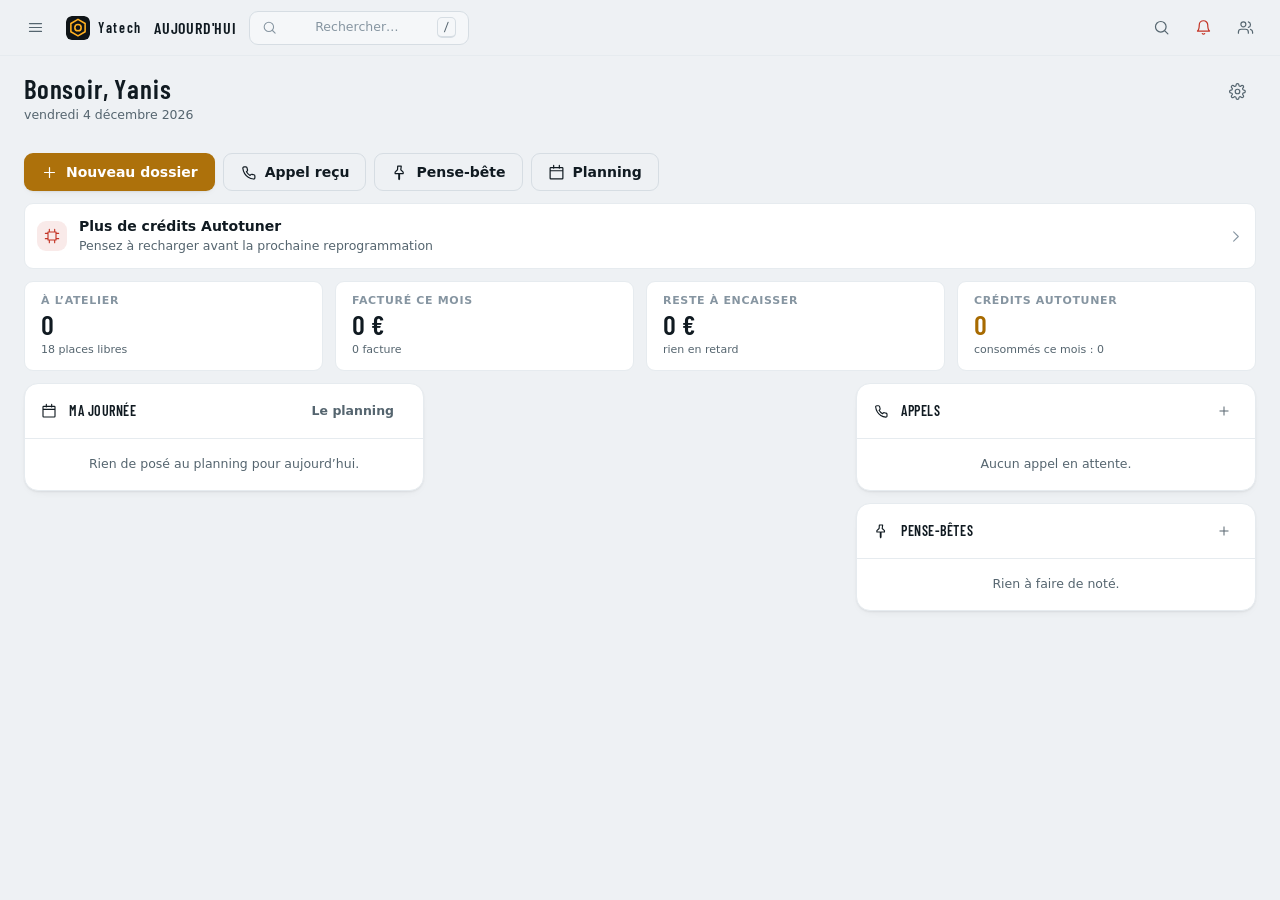
<file: yatech-v2/index.html>
<!doctype html>
<html lang="fr">
<head>
<meta charset="utf-8">
<meta name="viewport" content="width=device-width, initial-scale=1, viewport-fit=cover">
<meta name="color-scheme" content="light dark">
<meta name="theme-color" content="#0f1417" media="(prefers-color-scheme: dark)">
<meta name="theme-color" content="#f4f6f8" media="(prefers-color-scheme: light)">
<meta name="description" content="Yatech — gestion d'atelier : clients, dossiers, devis, parc, stock, électronique, planning.">
<meta name="apple-mobile-web-app-capable" content="yes">
<meta name="mobile-web-app-capable" content="yes">
<meta name="apple-mobile-web-app-title" content="Yatech">
<meta name="apple-mobile-web-app-status-bar-style" content="black-translucent">
<meta name="format-detection" content="telephone=no">
<link rel="manifest" href="manifest.webmanifest">
<link rel="icon" href="assets/icone.svg" type="image/svg+xml">
<link rel="apple-touch-icon" href="assets/icone-180.png">
<!-- La typo condensée de l'atelier. `preconnect` fait gagner un aller-retour,
     `display=swap` affiche tout de suite avec la police de repli : hors ligne
     ou réseau lent, rien n'attend. -->
<link rel="preconnect" href="https://fonts.googleapis.com">
<link rel="preconnect" href="https://fonts.gstatic.com" crossorigin>
<link rel="stylesheet" href="https://fonts.googleapis.com/css2?family=Barlow+Condensed:wght@500;600;700&family=JetBrains+Mono:wght@400;500;700&display=swap">
<link rel="stylesheet" href="css/jetons.css">
<link rel="stylesheet" href="css/base.css">
<link rel="stylesheet" href="css/composants.css">
<link rel="stylesheet" href="css/coque.css">
<link rel="stylesheet" href="css/ecrans.css">
<link rel="stylesheet" href="css/utilitaires.css">
<link rel="stylesheet" href="css/impression.css">
<title>Yatech</title>
</head>
<body>

<!-- Écran d'attente : remplacé dès que l'application a démarré. Sans lui,
     un chargement lent de modules laisse une page blanche sans explication. -->
<div id="amorce" class="amorce">
  <div class="amorce__marque">YATECH</div>
  <div class="amorce__barre"><i></i></div>
  <noscript>Cet outil a besoin de JavaScript pour fonctionner.</noscript>
</div>

<!-- Racine de l'application. Tout est peint ici. -->
<div id="app" hidden></div>

<!-- Calques au-dessus de l'application : modales, messages, menu contextuel. -->
<div id="calque-modales"></div>
<div id="calque-messages" class="messages" aria-live="polite"></div>

<!-- Document d'impression (devis / facture / étiquette). Invisible à l'écran. -->
<div id="impression" class="impression"></div>

<script type="module" src="js/main.js"></script>
<script nomodule>
  document.getElementById('amorce').innerHTML =
    '<div class="amorce__marque">YATECH</div><p style="max-width:32ch;text-align:center;line-height:1.5">' +
    'Votre navigateur est trop ancien pour cet outil. Mettez-le à jour, ou utilisez Chrome, Edge, Firefox ou Safari récent.</p>';
</script>
</body>
</html>
</file>
<file: yatech-v2/css/jetons.css>
/* ==========================================================================
   YATECH — jetons de style
   --------------------------------------------------------------------------
   Une seule source pour les couleurs, les espaces et les typos. Rien d'autre
   dans le projet n'a le droit d'écrire une couleur en dur : on change ici, et
   tout l'outil suit — y compris la teinte d'accent choisie dans les réglages.

   Direction : un tableau de bord d'atelier. Fond acier, accent ambre (la
   couleur des panneaux de sécurité), typo condensée pour les titres et les
   chiffres. Le vert et le rouge sont réservés aux ÉTATS — une place libre, un
   dossier en retard — pour rester lisibles d'un coup d'œil à trois mètres.
   ========================================================================== */

:root {
  /* --- teinte d'accent : réécrite par les réglages ---------------------- */
  --h-accent: 38;                  /* ambre */
  --s-accent: 100%;

  /* --- typographies ----------------------------------------------------- */
  /* La condensée des plaques machine et des panneaux d'atelier. Elle est
     chargée depuis Google Fonts pour que l'outil ait le même visage sur le
     téléphone de l'atelier et sur le poste du bureau — sans elle, un Mac
     montre DIN Condensed, un PC Bahnschrift, et un Linux rien du tout.
     La pile de repli est complète : hors ligne, la page ne bronche pas. */
  --f-titre: "Barlow Condensed", Bahnschrift, "DIN Alternate", "DIN Condensed",
             "Roboto Condensed", "Archivo Narrow", "Segoe UI Semibold",
             system-ui, sans-serif;
  --f-texte: system-ui, -apple-system, "Segoe UI", Roboto, "Helvetica Neue",
             Arial, sans-serif;
  /* Les chiffres alignés : montants en colonne, plaques, heures, références. */
  --f-chiffre: "JetBrains Mono", ui-monospace, "SF Mono", "Cascadia Mono",
               "Roboto Mono", Consolas, monospace;

  /* Échelle typographique : peu de tailles, bien écartées. */
  --t-xs: 11px;
  --t-s:  12.5px;
  --t-m:  14px;
  --t-l:  16px;
  --t-xl: 20px;
  --t-2xl: 27px;
  --t-3xl: 36px;

  /* --- espaces : multiples de 4, nommés par usage ------------------------ */
  --e-1: 4px;
  --e-2: 8px;
  --e-3: 12px;
  --e-4: 16px;
  --e-5: 24px;
  --e-6: 32px;
  --e-7: 48px;

  /* --- rayons ----------------------------------------------------------- */
  --r-s: 5px;
  --r-m: 9px;
  --r-l: 14px;
  --r-xl: 20px;
  --r-rond: 999px;

  /* --- structure -------------------------------------------------------- */
  --rail: 236px;                   /* largeur du menu latéral, sur grand écran */
  --barre-h: 56px;                 /* hauteur de la barre du haut */
  --onglets-h: 60px;               /* hauteur de la barre d'onglets, sur mobile */
  --large-max: 1560px;             /* au-delà, on arrête d'étirer le contenu */

  /* --- marges de sécurité (encoche, barre gestuelle) --------------------- */
  --safe-t: env(safe-area-inset-top, 0px);
  --safe-b: env(safe-area-inset-bottom, 0px);
  --safe-l: env(safe-area-inset-left, 0px);
  --safe-r: env(safe-area-inset-right, 0px);

  /* --- mouvement -------------------------------------------------------- */
  --vite: 110ms cubic-bezier(.2, .8, .3, 1);
  --calme: 220ms cubic-bezier(.2, .8, .3, 1);
}

/* ==========================================================================
   THÈME SOMBRE — celui par défaut. L'atelier est mal éclairé, les écrans y
   passent la journée : un fond clair fatigue et éblouit.
   ========================================================================== */
:root,
[data-theme="sombre"] {
  color-scheme: dark;

  --fond:      #0f1417;            /* derrière tout */
  --plan:      #161c21;            /* les panneaux */
  --plan-2:    #1c242a;            /* un panneau posé sur un panneau */
  --plan-3:    #232d34;            /* survol, case active */
  --voile:     rgba(255,255,255,.045);
  --trait:     #2b363e;
  --trait-fin: #212a31;

  --encre:   #e8eef3;              /* le texte qui compte */
  --encre-2: #9aabb7;              /* les précisions */
  --encre-3: #66788a;              /* les étiquettes, les unités */

  --accent:       hsl(var(--h-accent) var(--s-accent) 62%);
  --accent-fort:  hsl(var(--h-accent) var(--s-accent) 72%);
  --accent-sur:   #16110a;         /* le texte posé SUR l'accent */
  --accent-voile: hsl(var(--h-accent) 60% 62% / .14);
  --accent-trait: hsl(var(--h-accent) 60% 62% / .34);

  --ok:      #3fc07e;  --ok-voile:     rgba(63,192,126,.14);
  --info:    #56a8e8;  --info-voile:   rgba(86,168,232,.14);
  --alerte:  #f2a63a;  --alerte-voile: rgba(242,166,58,.14);
  --danger:  #f0655a;  --danger-voile: rgba(240,101,90,.14);
  --violet:  #b07cf5;  --violet-voile: rgba(176,124,245,.14);
  --neutre:  #7d8d99;  --neutre-voile: rgba(125,141,153,.13);

  --ombre-1: 0 1px 0 rgba(255,255,255,.03), 0 2px 8px -4px rgba(0,0,0,.6);
  --ombre-2: 0 1px 0 rgba(255,255,255,.03), 0 12px 32px -16px rgba(0,0,0,.8);
  --ombre-3: 0 30px 80px -24px rgba(0,0,0,.9);
  --luisant: rgba(255,255,255,.06);
  --masque:  rgba(6,9,11,.68);     /* derrière une modale */
  --bord-ombre: rgba(0,0,0,.55);   /* le voile qui dit « ça défile encore » */
}

/* ==========================================================================
   THÈME CLAIR — pour le comptoir, en plein soleil, et pour l'impression.
   ========================================================================== */
[data-theme="clair"] {
  color-scheme: light;

  --fond:      #eef1f4;
  --plan:      #ffffff;
  --plan-2:    #f5f7f9;
  --plan-3:    #e9edf1;
  --voile:     rgba(16,22,28,.03);
  --trait:     #d6dde3;
  --trait-fin: #e6ebef;

  --encre:   #101a21;
  --encre-2: #55656f;
  --encre-3: #8695a1;

  --accent:       hsl(var(--h-accent) 88% 36%);
  --accent-fort:  hsl(var(--h-accent) 92% 30%);
  --accent-sur:   #ffffff;
  --accent-voile: hsl(var(--h-accent) 88% 44% / .11);
  --accent-trait: hsl(var(--h-accent) 88% 44% / .32);

  --ok:      #12855a;  --ok-voile:     rgba(18,133,90,.11);
  --info:    #1a6fb8;  --info-voile:   rgba(26,111,184,.11);
  --alerte:  #a76a00;  --alerte-voile: rgba(167,106,0,.12);
  --danger:  #c33325;  --danger-voile: rgba(195,51,37,.10);
  --violet:  #6c39c9;  --violet-voile: rgba(108,57,201,.10);
  --neutre:  #5f6f7b;  --neutre-voile: rgba(95,111,123,.10);

  --ombre-1: 0 1px 2px rgba(16,22,28,.05), 0 4px 12px -8px rgba(16,22,28,.18);
  --ombre-2: 0 1px 2px rgba(16,22,28,.06), 0 14px 34px -18px rgba(16,22,28,.28);
  --ombre-3: 0 30px 70px -22px rgba(16,22,28,.36);
  --luisant: rgba(255,255,255,.9);
  --masque:  rgba(24,32,38,.4);
  --bord-ombre: rgba(16,22,28,.16);
}

/* Le thème « auto » suit le réglage du téléphone : on ne redéfinit le clair
   que si le système le demande, sans toucher au reste. */
@media (prefers-color-scheme: light) {
  [data-theme="auto"] {
    color-scheme: light;
    --fond: #eef1f4;  --plan: #ffffff;  --plan-2: #f5f7f9;  --plan-3: #e9edf1;
    --voile: rgba(16,22,28,.03);  --trait: #d6dde3;  --trait-fin: #e6ebef;
    --encre: #101a21;  --encre-2: #55656f;  --encre-3: #8695a1;
    --accent: hsl(var(--h-accent) 88% 36%);
    --accent-fort: hsl(var(--h-accent) 92% 30%);
    --accent-sur: #ffffff;
    --accent-voile: hsl(var(--h-accent) 88% 44% / .11);
    --accent-trait: hsl(var(--h-accent) 88% 44% / .32);
    --ok: #12855a;  --ok-voile: rgba(18,133,90,.11);
    --info: #1a6fb8;  --info-voile: rgba(26,111,184,.11);
    --alerte: #a76a00;  --alerte-voile: rgba(167,106,0,.12);
    --danger: #c33325;  --danger-voile: rgba(195,51,37,.10);
    --violet: #6c39c9;  --violet-voile: rgba(108,57,201,.10);
    --neutre: #5f6f7b;  --neutre-voile: rgba(95,111,123,.10);
    --ombre-1: 0 1px 2px rgba(16,22,28,.05), 0 4px 12px -8px rgba(16,22,28,.18);
    --ombre-2: 0 1px 2px rgba(16,22,28,.06), 0 14px 34px -18px rgba(16,22,28,.28);
    --ombre-3: 0 30px 70px -22px rgba(16,22,28,.36);
    --luisant: rgba(255,255,255,.9);
    --masque: rgba(24,32,38,.4);
    --bord-ombre: rgba(16,22,28,.16);
  }
}

/* --- densité : deux boutons dans les réglages ----------------------------
   « Confortable » pour le comptoir et le téléphone, « compact » pour qui
   veut voir trente lignes d'un coup sur son écran de bureau. */
[data-densite="compact"] {
  --e-3: 9px;
  --e-4: 12px;
  --e-5: 18px;
  --e-6: 24px;
  --barre-h: 50px;
}
</file>
<file: yatech-v2/css/base.css>
/* ==========================================================================
   YATECH — base
   Remise à zéro, réglages typographiques, et le comportement par défaut des
   éléments qu'on utilise partout : liens, champs, tableaux, focus.
   ========================================================================== */

*, *::before, *::after { box-sizing: border-box; }

html {
  -webkit-text-size-adjust: 100%;
  text-size-adjust: 100%;
  /* Sur iOS, un champ dont la police fait moins de 16px déclenche un zoom au
     toucher dont on ne revient pas. On le neutralise ici plutôt que de grossir
     tous les textes de l'outil. */
  touch-action: manipulation;
}

body {
  margin: 0;
  min-height: 100vh;
  min-height: 100dvh;
  background: var(--fond);
  color: var(--encre);
  font: 400 var(--t-m)/1.5 var(--f-texte);
  -webkit-font-smoothing: antialiased;
  text-rendering: optimizeLegibility;
  overscroll-behavior-y: none;     /* pas de rebond qui recharge la page */
}

h1, h2, h3, h4 {
  margin: 0;
  font-family: var(--f-titre);
  font-weight: 600;
  letter-spacing: .01em;
  line-height: 1.2;
}
h1 { font-size: var(--t-2xl); }
h2 { font-size: var(--t-xl); }
h3 { font-size: var(--t-l); }
h4 { font-size: var(--t-m); }
p  { margin: 0 0 var(--e-3); }
p:last-child { margin-bottom: 0; }

a { color: var(--accent); text-decoration: none; }
a:hover { text-decoration: underline; }

hr {
  border: 0;
  border-top: 1px solid var(--trait-fin);
  margin: var(--e-4) 0;
}

small { font-size: var(--t-s); }
b, strong { font-weight: 600; }

code, kbd, samp {
  font-family: var(--f-chiffre);
  font-size: .92em;
}
kbd {
  background: var(--plan-2);
  border: 1px solid var(--trait);
  border-bottom-width: 2px;
  border-radius: var(--r-s);
  padding: 1px 5px;
  font-size: var(--t-xs);
  color: var(--encre-2);
}

img, svg, video { max-width: 100%; height: auto; display: block; }

/* --- ce qui aligne les chiffres ------------------------------------------
   Les montants, les quantités, les heures : tout ce qui se lit en colonne
   doit avoir des chiffres de même largeur, sinon les virgules dansent. */
.num, .montant, td.num, th.num {
  font-family: var(--f-chiffre);
  font-variant-numeric: tabular-nums;
  font-feature-settings: "tnum" 1;
}
.montant { white-space: nowrap; }
.tab-num { font-variant-numeric: tabular-nums; }

/* --- champs de saisie ---------------------------------------------------- */
input, select, textarea, button {
  font: inherit;
  color: inherit;
}
textarea { resize: vertical; min-height: 74px; }

/* --- accessibilité : le focus doit se voir, au clavier ------------------- */
:focus { outline: none; }
:focus-visible {
  outline: 2px solid var(--accent);
  outline-offset: 2px;
  border-radius: var(--r-s);
}

/* Lisible par les lecteurs d'écran, invisible à l'œil. */
.lecteur-seul {
  position: absolute;
  width: 1px; height: 1px;
  padding: 0; margin: -1px;
  overflow: hidden;
  clip: rect(0 0 0 0);
  clip-path: inset(50%);
  white-space: nowrap;
}

/* --- barres de défilement discrètes -------------------------------------- */
* { scrollbar-width: thin; scrollbar-color: var(--trait) transparent; }
*::-webkit-scrollbar { width: 10px; height: 10px; }
*::-webkit-scrollbar-track { background: transparent; }
*::-webkit-scrollbar-thumb {
  background: var(--trait);
  border-radius: var(--r-rond);
  border: 3px solid transparent;
  background-clip: content-box;
}
*::-webkit-scrollbar-thumb:hover { background: var(--encre-3); background-clip: content-box; }

/* --- sélection ----------------------------------------------------------- */
::selection { background: var(--accent-voile); color: var(--encre); }

/* --- pour qui a demandé moins d'animations ------------------------------- */
@media (prefers-reduced-motion: reduce) {
  *, *::before, *::after {
    animation-duration: .01ms !important;
    animation-iteration-count: 1 !important;
    transition-duration: .01ms !important;
    scroll-behavior: auto !important;
  }
}

/* ==========================================================================
   ÉCRAN D'AMORCE
   Ce qu'on voit pendant que les modules se chargent. Il disparaît de lui-même.
   ========================================================================== */
.amorce {
  position: fixed;
  inset: 0;
  display: grid;
  place-content: center;
  justify-items: center;
  gap: var(--e-5);
  background: var(--fond);
  z-index: 9000;
}
.amorce__marque {
  font: 600 var(--t-3xl)/1 var(--f-titre);
  letter-spacing: .22em;
  color: var(--accent);
}
.amorce__barre {
  width: 180px; height: 3px;
  background: var(--trait);
  border-radius: var(--r-rond);
  overflow: hidden;
}
.amorce__barre i {
  display: block;
  width: 40%; height: 100%;
  background: var(--accent);
  border-radius: inherit;
  animation: amorce-va-et-vient 1.1s ease-in-out infinite;
}
@keyframes amorce-va-et-vient {
  0%   { transform: translateX(-110%); }
  100% { transform: translateX(360%); }
}
.amorce--partie { opacity: 0; pointer-events: none; transition: opacity var(--calme); }
</file>
<file: yatech-v2/css/composants.css>
/* ==========================================================================
   YATECH — composants
   Les pièces détachées de l'interface. Chacune se suffit à elle-même : on la
   pose n'importe où dans l'outil, elle a la même tête et le même
   comportement. Aucune couleur en dur, tout vient de jetons.css.
   ========================================================================== */

/* ==========================================================================
   BOUTONS
   Trois niveaux seulement : l'action principale (accent plein), l'action
   ordinaire (contour), et l'action discrète (rien du tout). Au-delà, plus
   personne ne sait où cliquer.
   ========================================================================== */
.bt {
  --bt-fond: var(--plan-2);
  --bt-encre: var(--encre);
  --bt-trait: var(--trait);
  display: inline-flex;
  align-items: center;
  justify-content: center;
  gap: var(--e-2);
  min-height: 38px;
  padding: 0 var(--e-4);
  border: 1px solid var(--bt-trait);
  border-radius: var(--r-m);
  background: var(--bt-fond);
  color: var(--bt-encre);
  font: 600 var(--t-m)/1 var(--f-texte);
  cursor: pointer;
  white-space: nowrap;
  user-select: none;
  -webkit-user-select: none;
  -webkit-tap-highlight-color: transparent;
  transition: background var(--vite), border-color var(--vite), transform var(--vite),
              box-shadow var(--vite), opacity var(--vite);
}
.bt:hover:not(:disabled) { background: var(--plan-3); }
.bt:active:not(:disabled) { transform: translateY(1px); }
.bt:disabled, .bt[aria-disabled="true"] { opacity: .45; cursor: not-allowed; }
.bt svg { width: 17px; height: 17px; flex: none; }

/* Action principale : une seule par écran, celle qu'on veut voir cliquée. */
.bt--fort {
  --bt-fond: var(--accent);
  --bt-encre: var(--accent-sur);
  --bt-trait: transparent;
  box-shadow: var(--ombre-1);
}
.bt--fort:hover:not(:disabled) { background: var(--accent-fort); }

/* Action ordinaire : contour, fond du panneau. */
.bt--contour { --bt-fond: transparent; }
.bt--contour:hover:not(:disabled) { background: var(--voile); border-color: var(--encre-3); }

/* Action discrète : ni fond ni contour. Pour ce qui accompagne. */
.bt--nu {
  --bt-fond: transparent;
  --bt-trait: transparent;
  color: var(--encre-2);
}
.bt--nu:hover:not(:disabled) { background: var(--voile); color: var(--encre); }

/* Action qui détruit. Toujours accompagnée d'une confirmation. */
.bt--danger { --bt-encre: var(--danger); --bt-trait: var(--danger-voile); --bt-fond: var(--danger-voile); }
.bt--danger:hover:not(:disabled) { background: var(--danger); --bt-encre: #fff; }

.bt--ok { --bt-encre: var(--ok); --bt-trait: var(--ok-voile); --bt-fond: var(--ok-voile); }
.bt--ok:hover:not(:disabled) { background: var(--ok); --bt-encre: #fff; }

/* Tailles. Le format « pouce » est fait pour être touché avec un gant. */
.bt--s  { min-height: 30px; padding: 0 var(--e-3); font-size: var(--t-s); border-radius: var(--r-s); }
.bt--s svg { width: 14px; height: 14px; }
.bt--l  { min-height: 46px; padding: 0 var(--e-5); font-size: var(--t-l); }
.bt--pouce { min-height: 52px; font-size: var(--t-l); border-radius: var(--r-l); }
.bt--plein { width: 100%; }

/* Bouton carré : une icône, rien d'autre. */
.bt--icone { width: 38px; padding: 0; }
.bt--icone.bt--s { width: 30px; }
.bt--icone.bt--l { width: 46px; }

/* Groupe de boutons collés (un seul bloc visuel). */
.bt-groupe { display: inline-flex; }
.bt-groupe .bt { border-radius: 0; margin-left: -1px; }
.bt-groupe .bt:first-child { border-radius: var(--r-m) 0 0 var(--r-m); margin-left: 0; }
.bt-groupe .bt:last-child  { border-radius: 0 var(--r-m) var(--r-m) 0; }
.bt-groupe .bt:only-child  { border-radius: var(--r-m); }

/* Bouton flottant : l'action du pouce, en bas à droite, sur mobile. */
.flottant {
  position: fixed;
  right: calc(var(--e-4) + var(--safe-r));
  bottom: calc(var(--onglets-h) + var(--e-4) + var(--safe-b));
  z-index: 60;
  width: 56px; height: 56px;
  border-radius: var(--r-rond);
  border: 0;
  background: var(--accent);
  color: var(--accent-sur);
  box-shadow: var(--ombre-2);
  display: grid; place-items: center;
  cursor: pointer;
}
.flottant svg { width: 24px; height: 24px; }
.flottant:active { transform: scale(.94); }

/* ==========================================================================
   INTERRUPTEUR SEGMENTÉ — choisir une vue parmi deux ou trois
   ========================================================================== */
.segments {
  display: inline-flex;
  padding: 3px;
  gap: 2px;
  background: var(--plan-2);
  border: 1px solid var(--trait);
  border-radius: var(--r-m);
}
.segments button {
  appearance: none;
  border: 0;
  background: transparent;
  color: var(--encre-2);
  padding: 0 var(--e-3);
  min-height: 30px;
  border-radius: var(--r-s);
  font: 600 var(--t-s)/1 var(--f-texte);
  cursor: pointer;
  white-space: nowrap;
  transition: background var(--vite), color var(--vite);
}
.segments button:hover { color: var(--encre); }
.segments button[aria-pressed="true"] {
  background: var(--plan);
  color: var(--encre);
  box-shadow: var(--ombre-1);
}
.segments--plein { display: flex; width: 100%; }
.segments--plein button { flex: 1; }

/* ==========================================================================
   CHAMPS DE SAISIE
   ========================================================================== */
.champ { display: flex; flex-direction: column; gap: 5px; min-width: 0; }
.champ > label,
.etiquette {
  font: 600 var(--t-xs)/1.3 var(--f-texte);
  text-transform: uppercase;
  letter-spacing: .06em;
  color: var(--encre-3);
}
.champ__aide { font-size: var(--t-xs); color: var(--encre-3); line-height: 1.4; }
.champ__erreur { font-size: var(--t-xs); color: var(--danger); font-weight: 600; }

.saisie {
  width: 100%;
  min-height: 40px;
  padding: 9px var(--e-3);
  background: var(--plan-2);
  border: 1px solid var(--trait);
  border-radius: var(--r-m);
  color: var(--encre);
  font-size: var(--t-m);
  transition: border-color var(--vite), background var(--vite), box-shadow var(--vite);
  appearance: none;
  -webkit-appearance: none;
}
.saisie::placeholder { color: var(--encre-3); }
.saisie:hover:not(:disabled) { border-color: var(--encre-3); }
.saisie:focus {
  border-color: var(--accent);
  background: var(--plan);
  box-shadow: 0 0 0 3px var(--accent-voile);
  outline: none;
}
.saisie:disabled { opacity: .55; cursor: not-allowed; }
.saisie[aria-invalid="true"] { border-color: var(--danger); }
.saisie--num { font-family: var(--f-chiffre); font-variant-numeric: tabular-nums; text-align: right; }
.saisie--plaque {
  font-family: var(--f-chiffre);
  text-transform: uppercase;
  letter-spacing: .14em;
  font-weight: 600;
}

/* iOS zoome dès qu'un champ fait moins de 16px : sur petit écran, on grossit. */
@media (max-width: 900px) {
  .saisie, .saisie--num { font-size: 16px; }
}

select.saisie {
  padding-right: 34px;
  background-image: url("data:image/svg+xml,%3Csvg xmlns='http://www.w3.org/2000/svg' viewBox='0 0 16 16' fill='none' stroke='%237d8d99' stroke-width='1.8' stroke-linecap='round' stroke-linejoin='round'%3E%3Cpath d='M4 6.5 8 10.5l4-4'/%3E%3C/svg%3E");
  background-repeat: no-repeat;
  background-position: right 11px center;
  background-size: 15px;
  cursor: pointer;
}

/* Un champ avec une unité collée à droite (€, h, km). */
.champ-unite { position: relative; display: flex; align-items: center; }
.champ-unite .saisie { padding-right: 42px; }
.champ-unite__unite {
  position: absolute;
  right: var(--e-3);
  font: 600 var(--t-s)/1 var(--f-texte);
  color: var(--encre-3);
  pointer-events: none;
}

/* Champ de recherche avec sa loupe. */
.recherche { position: relative; display: flex; align-items: center; width: 100%; }
.recherche svg {
  position: absolute;
  left: 11px;
  width: 17px; height: 17px;
  color: var(--encre-3);
  pointer-events: none;
}
.recherche .saisie { padding-left: 36px; }
.recherche__vider {
  position: absolute; right: 6px;
  width: 28px; height: 28px;
  border: 0; background: transparent; color: var(--encre-3);
  border-radius: var(--r-rond); cursor: pointer;
  display: grid; place-items: center;
}
.recherche__vider:hover { background: var(--voile); color: var(--encre); }

/* Case à cocher et interrupteur. */
.coche {
  display: inline-flex;
  align-items: center;
  gap: var(--e-2);
  cursor: pointer;
  user-select: none;
  -webkit-user-select: none;
  min-height: 32px;
}
.coche input { width: 18px; height: 18px; accent-color: var(--accent); cursor: pointer; flex: none; }

/* Les cases posées hors d'un libellé (une liste à cocher, une colonne de
   sélection) : même taille de base, agrandie au doigt par utilitaires.css. */
input[type="checkbox"], input[type="radio"] {
  width: 18px;
  height: 18px;
  accent-color: var(--accent);
  cursor: pointer;
  flex: none;
}

.bascule {
  position: relative;
  width: 42px; height: 24px;
  flex: none;
  background: var(--trait);
  border-radius: var(--r-rond);
  cursor: pointer;
  transition: background var(--vite);
  border: 0;
  padding: 0;
}
.bascule::after {
  content: "";
  position: absolute;
  top: 3px; left: 3px;
  width: 18px; height: 18px;
  background: var(--plan);
  border-radius: var(--r-rond);
  box-shadow: var(--ombre-1);
  transition: transform var(--vite);
}
.bascule[aria-checked="true"] { background: var(--accent); }
.bascule[aria-checked="true"]::after { transform: translateX(18px); }

/* ==========================================================================
   PANNEAUX ET CARTES
   ========================================================================== */
.panneau {
  background: var(--plan);
  border: 1px solid var(--trait-fin);
  border-radius: var(--r-l);
  box-shadow: var(--ombre-1);
}
.panneau--plat { box-shadow: none; }
.panneau__tete {
  display: flex;
  align-items: center;
  gap: var(--e-3);
  padding: var(--e-3) var(--e-4);
  border-bottom: 1px solid var(--trait-fin);
  min-height: 48px;
}
.panneau__tete h2, .panneau__tete h3 { font-size: var(--t-m); letter-spacing: .04em; text-transform: uppercase; }
.panneau__corps { padding: var(--e-4); }
.panneau__pied {
  padding: var(--e-3) var(--e-4);
  border-top: 1px solid var(--trait-fin);
  background: var(--plan-2);
  border-radius: 0 0 var(--r-l) var(--r-l);
}

/* La carte cliquable : une ligne de liste, un dossier, un client. */
.carte {
  display: block;
  width: 100%;
  text-align: left;
  background: var(--plan);
  border: 1px solid var(--trait-fin);
  border-radius: var(--r-m);
  padding: var(--e-3);
  cursor: pointer;
  color: inherit;
  transition: border-color var(--vite), background var(--vite), transform var(--vite);
}
.carte:hover { border-color: var(--accent-trait); background: var(--plan-2); text-decoration: none; }
.carte:active { transform: scale(.995); }
.carte--muette { cursor: default; }
.carte--muette:hover { border-color: var(--trait-fin); background: var(--plan); }
/* Une carte qui appelle une action : un liseré, pas un aplat rouge. À dix
   cartes dans une liste, l'aplat crie et on ne voit plus rien. */
.carte--danger { border-color: var(--danger); }
.carte--danger:hover { border-color: var(--danger); }

/* --------------------------------------------------------------------------
   REPLI
   Ce qu'on ne montre pas d'emblée mais qu'on doit pouvoir déplier : les
   choix rares, les listes longues. Le titre reste une cible franche au doigt.
   -------------------------------------------------------------------------- */
.repli {
  border: 1px solid var(--trait-fin);
  border-radius: var(--r-m);
  background: var(--plan-2);
  padding: var(--e-2) var(--e-3);
}
.repli > summary {
  display: flex;
  align-items: center;
  gap: var(--e-2);
  min-height: 40px;
  cursor: pointer;
  font: 600 var(--t-s)/1.3 var(--f-texte);
  color: var(--encre-2);
  list-style: none;
}
.repli > summary::-webkit-details-marker { display: none; }
.repli > summary::before {
  content: '';
  width: 7px; height: 7px;
  border-right: 2px solid var(--encre-3);
  border-bottom: 2px solid var(--encre-3);
  transform: rotate(-45deg);
  transition: transform var(--vite);
  flex: none;
}
.repli[open] > summary::before { transform: rotate(45deg); }
.repli > summary:hover { color: var(--encre); }

/* --------------------------------------------------------------------------
   RANGÉE QUI DÉFILE
   Des boutons qu'on fait glisser du pouce plutôt que passer à la ligne. Sur
   grand écran, où la place ne manque pas, elle se comporte en rangée normale.
   -------------------------------------------------------------------------- */
.rang-defile {
  display: flex;
  gap: var(--e-2);
  overflow-x: auto;
  scrollbar-width: none;
  scroll-snap-type: x proximity;
  /* Le débord se voit jusqu'au bord de l'écran : sans ça, la rangée s'arrête
     au milieu de nulle part et on ne devine pas qu'elle continue. */
  margin-inline: calc(var(--e-4) * -1);
  padding-inline: var(--e-4);
}
.rang-defile::-webkit-scrollbar { display: none; }
.rang-defile > * { flex: none; scroll-snap-align: start; }
@media (min-width: 901px) {
  .rang-defile { flex-wrap: wrap; overflow: visible; margin-inline: 0; padding-inline: 0; }
}

/* --------------------------------------------------------------------------
   BANDE DE CHIFFRES (téléphone)
   Les mêmes nombres que les tuiles, en un tiers de la hauteur. On ne les lit
   pas, on les repère ; le détail est à un doigt derrière.
   -------------------------------------------------------------------------- */
.bande-chiffres {
  display: flex;
  gap: var(--e-2);
  overflow-x: auto;
  scrollbar-width: none;
  margin-inline: calc(var(--e-4) * -1);
  padding-inline: var(--e-4);
}
.bande-chiffres::-webkit-scrollbar { display: none; }
.chiffre {
  flex: none;
  display: flex;
  flex-direction: column;
  gap: 1px;
  min-height: 52px;
  justify-content: center;
  padding: var(--e-2) var(--e-3);
  border: 1px solid var(--trait-fin);
  border-radius: var(--r-m);
  background: var(--plan);
  color: inherit;
  text-decoration: none;
}
.chiffre b { font: 700 var(--t-m)/1 var(--f-chiffre); }
.chiffre b.danger { color: var(--danger); }
.chiffre b.alerte { color: var(--alerte); }
.chiffre span {
  font-size: var(--t-xs);
  color: var(--encre-3);
  white-space: nowrap;
}

/* --------------------------------------------------------------------------
   BARRE DE PANIER
   Ce que le confrère a coché le suit au bas de l'écran, avec de quoi passer à
   la demande. Sous le pouce, au-dessus de tout, et jamais au-dessus du texte
   qu'on est en train de lire — la page réserve la place en bas.
   -------------------------------------------------------------------------- */
.barre-panier {
  position: sticky;
  bottom: var(--e-3);
  z-index: 30;
  display: flex;
  align-items: center;
  gap: var(--e-3);
  padding: var(--e-3);
  margin-top: var(--e-4);
  border: 1px solid var(--accent-trait);
  border-radius: var(--r-m);
  background: var(--plan);
  box-shadow: var(--ombre-2, 0 6px 24px rgba(0,0,0,.18));
}

/* --------------------------------------------------------------------------
   APERÇU DE L'ESPACE CONFRÈRE
   La vraie page, dans un cadre, avec les vrais prix. Une imitation dériverait
   de ce que le confrère voit vraiment — et c'est justement ce qu'on veut
   vérifier avant d'envoyer.
   -------------------------------------------------------------------------- */
.apercu-pro {
  border: 1px solid var(--trait-fin);
  border-radius: var(--r-m);
  overflow: hidden;
  background: var(--plan-2);
}
.apercu-pro {
  max-height: 620px;
  overflow-y: auto;
  padding: var(--e-3);
}
@media (max-width: 700px) { .apercu-pro { max-height: 460px; } }
/* La page du confrère se peint ici telle quelle : on lui retire seulement la
   marge extérieure qu'elle prendrait sur un écran à elle. */
.apercu-pro .portail { padding: 0; min-height: 0; }
.apercu-pro .portail__cadre { max-width: none; margin: 0; }

/* ==========================================================================
   PASTILLES D'ÉTAT
   Une pastille dit un état, jamais une action. La couleur porte le sens :
   on doit pouvoir la lire sans lire le texte.
   ========================================================================== */
.pastille {
  display: inline-flex;
  align-items: center;
  gap: 5px;
  padding: 3px 9px;
  border-radius: var(--r-rond);
  background: var(--neutre-voile);
  color: var(--neutre);
  font: 600 var(--t-xs)/1.4 var(--f-texte);
  white-space: nowrap;
  border: 1px solid transparent;
}
.pastille::before {
  content: "";
  width: 6px; height: 6px;
  border-radius: var(--r-rond);
  background: currentColor;
  flex: none;
}
.pastille--sans-point::before { display: none; }
.pastille--ok      { background: var(--ok-voile);     color: var(--ok); }
.pastille--info    { background: var(--info-voile);   color: var(--info); }
.pastille--alerte  { background: var(--alerte-voile); color: var(--alerte); }
.pastille--danger  { background: var(--danger-voile); color: var(--danger); }
.pastille--violet  { background: var(--violet-voile); color: var(--violet); }
.pastille--accent  { background: var(--accent-voile); color: var(--accent); }
.pastille--pleine  { background: var(--accent); color: var(--accent-sur); }

/* Puce de comptage sur un onglet ou une entrée de menu. */
.compte {
  display: inline-grid;
  place-items: center;
  min-width: 19px; height: 19px;
  padding: 0 5px;
  border-radius: var(--r-rond);
  background: var(--plan-3);
  color: var(--encre-2);
  font: 700 var(--t-xs)/1 var(--f-chiffre);
}
.compte--alerte { background: var(--danger); color: #fff; }
.compte--accent { background: var(--accent); color: var(--accent-sur); }

/* Étiquette : un mot dans un cadre, pour classer. */
.etiq {
  display: inline-flex;
  align-items: center;
  gap: 4px;
  padding: 2px 7px;
  border-radius: var(--r-s);
  border: 1px solid var(--trait);
  background: var(--plan-2);
  color: var(--encre-2);
  font: 600 var(--t-xs)/1.5 var(--f-texte);
  white-space: nowrap;
}
.etiq--accent { border-color: var(--accent-trait); color: var(--accent); background: var(--accent-voile); }

/* La plaque d'immatriculation, dessinée comme la vraie : bandes bleues. */
.plaque {
  display: inline-flex;
  align-items: center;
  font: 700 var(--t-s)/1 var(--f-chiffre);
  letter-spacing: .09em;
  background: #f2f3f4;
  color: #10161c;
  border: 1px solid #9aa5ad;
  border-radius: 3px;
  padding: 3px 7px 3px 13px;
  position: relative;
  white-space: nowrap;
  text-transform: uppercase;
}
.plaque::before {
  content: "";
  position: absolute;
  left: 0; top: 0; bottom: 0;
  width: 7px;
  background: #063298;
  border-radius: 2px 0 0 2px;
}
.plaque--l { font-size: var(--t-m); padding: 5px 10px 5px 17px; }
.plaque--l::before { width: 10px; }

/* ==========================================================================
   AVATARS — trois personnes, on les reconnaît à leurs initiales
   ========================================================================== */
.tete {
  display: inline-grid;
  place-items: center;
  width: 30px; height: 30px;
  flex: none;
  border-radius: var(--r-rond);
  background: var(--plan-3);
  color: var(--encre);
  font: 700 var(--t-xs)/1 var(--f-titre);
  letter-spacing: .04em;
  user-select: none;
  -webkit-user-select: none;
}
.tete--s { width: 22px; height: 22px; font-size: 9.5px; }
.tete--l { width: 44px; height: 44px; font-size: var(--t-m); }
.tetes { display: inline-flex; }
.tetes .tete + .tete { margin-left: -8px; box-shadow: 0 0 0 2px var(--plan); }

/* ==========================================================================
   TABLEAUX
   Sur grand écran, un vrai tableau. Sur téléphone, chaque ligne se replie en
   fiche : les en-têtes deviennent des étiquettes devant chaque valeur.
   ========================================================================== */
.tableau-cadre {
  width: 100%;
  overflow-x: auto;
  -webkit-overflow-scrolling: touch;
  border-radius: var(--r-m);
  /* Ce qui décide si un tableau tient, ce n'est pas la largeur de l'écran mais
     celle de la colonne où il est posé. Un tableau à neuf colonnes dans un
     panneau de 700 px se fait rogner sur un écran de 1400 px, et personne ne
     devine qu'il faut le faire défiler. On mesure donc le CONTENEUR. */
  container-type: inline-size;
  container-name: tableau;

  /* Ombres de bord : elles n'apparaissent que s'il reste quelque chose à
     faire défiler, et disparaissent quand on arrive au bout. C'est la seule
     façon honnête de dire « il y a des colonnes à droite » sans occuper de
     place ni mentir quand le tableau tient déjà. Les dégradés `local`
     recouvrent les ombres `scroll` tant qu'on est collé au bord. */
  background:
    linear-gradient(to right, var(--plan) 40%, transparent) left / 26px 100% no-repeat local,
    linear-gradient(to left,  var(--plan) 40%, transparent) right / 26px 100% no-repeat local,
    radial-gradient(farthest-side at 0 50%, var(--bord-ombre), transparent) left / 13px 100% no-repeat scroll,
    radial-gradient(farthest-side at 100% 50%, var(--bord-ombre), transparent) right / 13px 100% no-repeat scroll;
}
table.grille {
  width: 100%;
  border-collapse: collapse;
  font-size: var(--t-m);
}
table.grille th {
  text-align: left;
  padding: var(--e-2) var(--e-3);
  font: 600 var(--t-xs)/1.4 var(--f-texte);
  text-transform: uppercase;
  letter-spacing: .06em;
  color: var(--encre-3);
  border-bottom: 1px solid var(--trait);
  white-space: nowrap;
  position: sticky;
  top: 0;
  background: var(--plan);
  z-index: 2;
}
table.grille td {
  padding: var(--e-3);
  border-bottom: 1px solid var(--trait-fin);
  vertical-align: middle;
}
table.grille tbody tr:last-child td { border-bottom: 0; }
table.grille tbody tr.cliquable { cursor: pointer; }
table.grille tbody tr.cliquable:hover { background: var(--plan-2); }
table.grille th.num, table.grille td.num { text-align: right; }
table.grille .serre { width: 1%; white-space: nowrap; }
table.grille tr.total td { font-weight: 700; border-top: 2px solid var(--trait); }

/* Les règles de repliage sont écrites une fois, puis appelées par les deux
   déclencheurs : le conteneur là où il est mesurable, l'écran ailleurs. */
@container tableau (max-width: 700px) {
  table.grille.repliable thead { display: none; }
  table.grille.repliable, table.grille.repliable tbody,
  table.grille.repliable tr, table.grille.repliable td { display: block; width: 100%; }
  table.grille.repliable tr {
    border: 1px solid var(--trait-fin);
    border-radius: var(--r-m);
    padding: var(--e-2);
    margin-bottom: var(--e-2);
    background: var(--plan);
  }
  table.grille.repliable td {
    display: flex;
    justify-content: space-between;
    align-items: center;
    gap: var(--e-3);
    border: 0;
    padding: 5px var(--e-2);
    text-align: right;
  }
  table.grille.repliable td::before {
    content: attr(data-col);
    font: 600 var(--t-xs)/1.4 var(--f-texte);
    text-transform: uppercase;
    letter-spacing: .06em;
    color: var(--encre-3);
    text-align: left;
    flex: none;
  }
  table.grille.repliable td:empty { display: none; }
}

/* Repli pour les navigateurs sans requêtes de conteneur : on retombe sur la
   largeur de l'écran, qui reste juste dans la grande majorité des cas. */
@supports not (container-type: inline-size) {
@media (max-width: 760px) {
  table.grille.repliable thead { display: none; }
  table.grille.repliable, table.grille.repliable tbody,
  table.grille.repliable tr, table.grille.repliable td { display: block; width: 100%; }
  table.grille.repliable tr {
    border: 1px solid var(--trait-fin);
    border-radius: var(--r-m);
    padding: var(--e-2);
    margin-bottom: var(--e-2);
    background: var(--plan);
  }
  table.grille.repliable td {
    display: flex;
    justify-content: space-between;
    align-items: center;
    gap: var(--e-3);
    border: 0;
    padding: 5px var(--e-2);
    text-align: right;
  }
  table.grille.repliable td::before {
    content: attr(data-col);
    font: 600 var(--t-xs)/1.4 var(--f-texte);
    text-transform: uppercase;
    letter-spacing: .06em;
    color: var(--encre-3);
    text-align: left;
    flex: none;
  }
  table.grille.repliable td:empty { display: none; }
}
}

/* Liste simple : des lignes séparées par un filet, sans tableau. */
.liste { display: flex; flex-direction: column; }
.liste__ligne {
  display: flex;
  align-items: center;
  gap: var(--e-3);
  padding: var(--e-3);
  border-bottom: 1px solid var(--trait-fin);
  text-align: left;
  background: transparent;
  border-left: 0; border-right: 0; border-top: 0;
  width: 100%;
  color: inherit;
  cursor: pointer;
  min-height: 54px;
}
.liste__ligne:last-child { border-bottom: 0; }
.liste__ligne:hover { background: var(--plan-2); text-decoration: none; }
.liste__ligne--muette { cursor: default; }
.liste__ligne--muette:hover { background: transparent; }

/* ==========================================================================
   ONGLETS
   ========================================================================== */
.onglets {
  display: flex;
  gap: var(--e-1);
  border-bottom: 1px solid var(--trait);
  overflow-x: auto;
  scrollbar-width: none;
}
.onglets::-webkit-scrollbar { display: none; }
.onglets button {
  appearance: none;
  border: 0;
  background: transparent;
  padding: var(--e-3) var(--e-3);
  color: var(--encre-2);
  font: 600 var(--t-m)/1 var(--f-texte);
  cursor: pointer;
  white-space: nowrap;
  border-bottom: 2px solid transparent;
  margin-bottom: -1px;
  display: inline-flex;
  align-items: center;
  gap: var(--e-2);
  transition: color var(--vite), border-color var(--vite);
}
.onglets button:hover { color: var(--encre); }
.onglets button[aria-selected="true"] { color: var(--accent); border-bottom-color: var(--accent); }

/* ==========================================================================
   MODALES ET FEUILLES
   Sur grand écran : une fenêtre centrée. Sur téléphone : une feuille qui monte
   du bas, qu'on ferme en la tirant vers le bas ou en touchant à côté.
   ========================================================================== */
.masque {
  position: fixed;
  inset: 0;
  background: var(--masque);
  backdrop-filter: blur(3px);
  -webkit-backdrop-filter: blur(3px);
  z-index: 500;
  display: flex;
  align-items: center;
  justify-content: center;
  padding: var(--e-4);
  animation: apparait var(--vite);
}
@keyframes apparait { from { opacity: 0; } }
@keyframes monte { from { transform: translateY(14px) scale(.985); opacity: 0; } }
@keyframes monte-feuille { from { transform: translateY(100%); } }

.modale {
  background: var(--plan);
  border: 1px solid var(--trait);
  border-radius: var(--r-xl);
  box-shadow: var(--ombre-3);
  width: 100%;
  max-width: 560px;
  max-height: calc(100dvh - var(--e-6));
  display: flex;
  flex-direction: column;
  animation: monte var(--calme);
  overflow: hidden;
}
.modale--large { max-width: 900px; }
.modale--immense { max-width: 1200px; }
.modale__tete {
  display: flex;
  align-items: center;
  gap: var(--e-3);
  padding: var(--e-4);
  border-bottom: 1px solid var(--trait-fin);
  flex: none;
}
.modale__tete h2 { font-size: var(--t-l); flex: 1; min-width: 0; }
.modale__corps { padding: var(--e-4); overflow-y: auto; flex: 1; }
.modale__pied {
  display: flex;
  gap: var(--e-2);
  justify-content: flex-end;
  padding: var(--e-3) var(--e-4);
  border-top: 1px solid var(--trait-fin);
  background: var(--plan-2);
  flex: none;
  padding-bottom: calc(var(--e-3) + var(--safe-b));
}

@media (max-width: 700px) {
  .masque { padding: 0; align-items: flex-end; }
  .modale {
    max-width: none;
    border-radius: var(--r-xl) var(--r-xl) 0 0;
    max-height: 94dvh;
    animation: monte-feuille var(--calme);
    border-bottom: 0;
  }
  /* La poignée : elle dit qu'on peut tirer la feuille vers le bas. */
  .modale__tete::before {
    content: "";
    position: absolute;
    top: 7px; left: 50%;
    transform: translateX(-50%);
    width: 38px; height: 4px;
    border-radius: var(--r-rond);
    background: var(--trait);
  }
  .modale__tete { position: relative; padding-top: var(--e-5); }
  .modale__pied { flex-direction: column-reverse; }
  .modale__pied .bt { width: 100%; min-height: 46px; }
}

/* ==========================================================================
   MESSAGES ÉPHÉMÈRES
   ========================================================================== */
.messages {
  position: fixed;
  left: 50%;
  transform: translateX(-50%);
  bottom: calc(var(--onglets-h) + var(--e-4) + var(--safe-b));
  z-index: 700;
  display: flex;
  flex-direction: column;
  gap: var(--e-2);
  align-items: center;
  pointer-events: none;
  width: min(440px, calc(100vw - var(--e-6)));
}
@media (min-width: 901px) { .messages { bottom: var(--e-5); } }
.message {
  display: flex;
  align-items: center;
  gap: var(--e-3);
  padding: var(--e-3) var(--e-4);
  background: var(--plan);
  border: 1px solid var(--trait);
  border-left: 3px solid var(--encre-3);
  border-radius: var(--r-m);
  box-shadow: var(--ombre-2);
  font-size: var(--t-m);
  pointer-events: auto;
  animation: monte var(--calme);
  width: 100%;
}
.message--ok     { border-left-color: var(--ok); }
.message--alerte { border-left-color: var(--alerte); }
.message--danger { border-left-color: var(--danger); }
.message__action {
  margin-left: auto;
  background: transparent;
  border: 0;
  color: var(--accent);
  font-weight: 600;
  cursor: pointer;
  white-space: nowrap;
  font-size: var(--t-s);
}
.message--parti { animation: part var(--calme) forwards; }
@keyframes part { to { opacity: 0; transform: translateY(8px); } }

/* ==========================================================================
   ÉTATS VIDES, CHARGEMENT, BANDEAUX
   ========================================================================== */
.vide {
  display: grid;
  place-items: center;
  gap: var(--e-3);
  padding: var(--e-7) var(--e-4);
  text-align: center;
  color: var(--encre-2);
}
.vide svg { width: 40px; height: 40px; color: var(--encre-3); opacity: .7; }
.vide h3 { color: var(--encre); }
.vide p { max-width: 44ch; margin: 0; font-size: var(--t-s); }

.squelette {
  background: linear-gradient(90deg, var(--plan-2) 25%, var(--plan-3) 37%, var(--plan-2) 63%);
  background-size: 400% 100%;
  animation: glisse 1.3s linear infinite;
  border-radius: var(--r-s);
  height: 14px;
}
@keyframes glisse { from { background-position: 100% 0; } to { background-position: 0 0; } }

.bandeau {
  display: flex;
  align-items: flex-start;
  gap: var(--e-3);
  padding: var(--e-3) var(--e-4);
  border-radius: var(--r-m);
  background: var(--info-voile);
  border: 1px solid transparent;
  color: var(--encre);
  font-size: var(--t-s);
  line-height: 1.5;
}
.bandeau svg { width: 18px; height: 18px; flex: none; margin-top: 1px; color: var(--info); }
.bandeau--alerte { background: var(--alerte-voile); }
.bandeau--alerte svg { color: var(--alerte); }
.bandeau--danger { background: var(--danger-voile); }
.bandeau--danger svg { color: var(--danger); }
.bandeau--ok { background: var(--ok-voile); }
.bandeau--ok svg { color: var(--ok); }

/* Jauge : un stock, une charge d'atelier, une progression. */
.jauge {
  height: 6px;
  border-radius: var(--r-rond);
  background: var(--plan-3);
  overflow: hidden;
}
.jauge i {
  display: block;
  height: 100%;
  background: var(--accent);
  border-radius: inherit;
  transition: width var(--calme);
}
.jauge--ok i     { background: var(--ok); }
.jauge--alerte i { background: var(--alerte); }
.jauge--danger i { background: var(--danger); }

/* Un chiffre qui compte : le cœur des tableaux de bord. */
.indic {
  display: flex;
  flex-direction: column;
  gap: 2px;
  padding: var(--e-3) var(--e-4);
  background: var(--plan);
  border: 1px solid var(--trait-fin);
  border-radius: var(--r-m);
  min-width: 0;
}
.indic__val {
  font: 600 var(--t-2xl)/1.1 var(--f-titre);
  font-variant-numeric: tabular-nums;
  letter-spacing: .01em;
}
.indic__nom {
  font: 600 var(--t-xs)/1.3 var(--f-texte);
  text-transform: uppercase;
  letter-spacing: .06em;
  color: var(--encre-3);
}
.indic__pied { font-size: var(--t-xs); color: var(--encre-2); }
.indic--cliquable { cursor: pointer; }
.indic--cliquable:hover { border-color: var(--accent-trait); }

/* ==========================================================================
   MENU CONTEXTUEL
   ========================================================================== */
.menu-flotte {
  position: fixed;
  z-index: 600;
  min-width: 200px;
  max-width: 280px;
  background: var(--plan);
  border: 1px solid var(--trait);
  border-radius: var(--r-m);
  box-shadow: var(--ombre-3);
  padding: var(--e-1);
  animation: monte var(--vite);
  max-height: 70dvh;
  overflow-y: auto;
}
.menu-flotte button {
  display: flex;
  align-items: center;
  gap: var(--e-3);
  width: 100%;
  padding: var(--e-2) var(--e-3);
  border: 0;
  background: transparent;
  color: var(--encre);
  border-radius: var(--r-s);
  cursor: pointer;
  text-align: left;
  font-size: var(--t-m);
  min-height: 38px;
}
.menu-flotte button:hover { background: var(--plan-2); }
.menu-flotte button svg { width: 16px; height: 16px; color: var(--encre-3); flex: none; }
.menu-flotte button.danger { color: var(--danger); }
.menu-flotte button.danger svg { color: var(--danger); }
.menu-flotte hr { margin: var(--e-1) 0; }
.menu-flotte__titre {
  padding: var(--e-2) var(--e-3) var(--e-1);
  font: 600 var(--t-xs)/1 var(--f-texte);
  text-transform: uppercase;
  letter-spacing: .06em;
  color: var(--encre-3);
}

/* ==========================================================================
   INFOBULLE — sur grand écran seulement, le doigt n'a pas de survol
   ========================================================================== */
@media (hover: hover) and (min-width: 901px) {
  [data-bulle] { position: relative; }
  [data-bulle]::after {
    content: attr(data-bulle);
    position: absolute;
    bottom: calc(100% + 6px);
    left: 50%;
    transform: translateX(-50%);
    padding: 4px 8px;
    background: var(--encre);
    color: var(--fond);
    font: 600 var(--t-xs)/1.3 var(--f-texte);
    border-radius: var(--r-s);
    white-space: nowrap;
    opacity: 0;
    pointer-events: none;
    transition: opacity var(--vite);
    z-index: 400;
  }
  [data-bulle]:hover::after { opacity: 1; }
}
</file>
<file: yatech-v2/css/coque.css>
/* ==========================================================================
   YATECH — la coque
   --------------------------------------------------------------------------
   Ce qui ne bouge jamais : le menu, la barre du haut, le cadre du contenu.
   Deux mises en page pour un même balisage :
     • grand écran — un rail de navigation à gauche, en permanence ;
     • téléphone   — une barre d'onglets en bas, sous le pouce, et le reste
                     du menu dans un tiroir.
   Le basculement se fait à 900px, une seule fois, ici.
   ========================================================================== */

.coque {
  min-height: 100vh;
  min-height: 100dvh;
  display: flex;
  flex-direction: column;
}

/* ==========================================================================
   RAIL DE NAVIGATION (grand écran)
   ========================================================================== */
.rail {
  display: none;
  position: fixed;
  top: 0; left: 0; bottom: 0;
  width: var(--rail);
  background: var(--plan);
  border-right: 1px solid var(--trait-fin);
  flex-direction: column;
  z-index: 100;
  padding-left: var(--safe-l);
}
.rail__marque {
  display: flex;
  align-items: center;
  gap: var(--e-3);
  padding: var(--e-4);
  height: var(--barre-h);
  flex: none;
  border-bottom: 1px solid var(--trait-fin);
}
.rail__marque img { width: 26px; height: 26px; border-radius: 6px; }
.rail__marque strong {
  font: 600 var(--t-l)/1 var(--f-titre);
  letter-spacing: .14em;
  text-transform: uppercase;
}
.rail__liens {
  flex: 1;
  overflow-y: auto;
  padding: var(--e-3) var(--e-2);
  display: flex;
  flex-direction: column;
  gap: 2px;
}
.rail__section {
  padding: var(--e-4) var(--e-3) var(--e-1);
  font: 600 var(--t-xs)/1 var(--f-texte);
  text-transform: uppercase;
  letter-spacing: .08em;
  color: var(--encre-3);
}
.rail__section:first-child { padding-top: var(--e-1); }
.lien {
  display: flex;
  align-items: center;
  gap: var(--e-3);
  padding: 9px var(--e-3);
  border-radius: var(--r-m);
  color: var(--encre-2);
  font: 500 var(--t-m)/1 var(--f-texte);
  cursor: pointer;
  border: 0;
  background: transparent;
  width: 100%;
  text-align: left;
  position: relative;
  transition: background var(--vite), color var(--vite);
}
.lien:hover { background: var(--voile); color: var(--encre); text-decoration: none; }
.lien svg { width: 18px; height: 18px; flex: none; opacity: .85; }
.lien span { flex: 1; min-width: 0; overflow: hidden; text-overflow: ellipsis; white-space: nowrap; }
.lien[aria-current="page"] {
  background: var(--accent-voile);
  color: var(--accent);
  font-weight: 600;
}
.lien[aria-current="page"]::before {
  content: "";
  position: absolute;
  left: -var(--e-2);
  left: calc(var(--e-2) * -1);
  top: 50%;
  transform: translateY(-50%);
  width: 3px; height: 18px;
  background: var(--accent);
  border-radius: 0 3px 3px 0;
}
.rail__pied {
  flex: none;
  border-top: 1px solid var(--trait-fin);
  padding: var(--e-2);
  padding-bottom: calc(var(--e-2) + var(--safe-b));
}

/* ==========================================================================
   BARRE DU HAUT
   ========================================================================== */
.barre {
  position: sticky;
  top: 0;
  z-index: 90;
  height: calc(var(--barre-h) + var(--safe-t));
  padding: var(--safe-t) calc(var(--e-4) + var(--safe-r)) 0 calc(var(--e-4) + var(--safe-l));
  display: flex;
  align-items: center;
  gap: var(--e-3);
  background: color-mix(in srgb, var(--fond) 86%, transparent);
  backdrop-filter: saturate(160%) blur(12px);
  -webkit-backdrop-filter: saturate(160%) blur(12px);
  border-bottom: 1px solid var(--trait-fin);
  flex: none;
}
/* Les navigateurs sans color-mix retombent sur le fond plein : jamais de
   texte illisible parce qu'un effet n'a pas pris. */
@supports not (background: color-mix(in srgb, red 50%, blue)) {
  .barre { background: var(--fond); }
}
.barre__titre {
  font: 600 var(--t-l)/1.2 var(--f-titre);
  letter-spacing: .05em;
  text-transform: uppercase;
  min-width: 0;
  overflow: hidden;
  text-overflow: ellipsis;
  white-space: nowrap;
}
.barre__marque {
  display: flex;
  align-items: center;
  gap: var(--e-2);
}
.barre__marque img { width: 24px; height: 24px; border-radius: 6px; }
.barre__recherche { flex: 1; max-width: 380px; margin: 0 auto; }
.barre__outils { display: flex; align-items: center; gap: var(--e-1); margin-left: auto; }

/* Le bouton qui ouvre la recherche générale, sur grand écran. */
.chercher-tout {
  display: none;
  align-items: center;
  gap: var(--e-2);
  height: 34px;
  padding: 0 var(--e-3);
  min-width: 220px;
  border: 1px solid var(--trait);
  border-radius: var(--r-m);
  background: var(--plan-2);
  color: var(--encre-3);
  font-size: var(--t-s);
  cursor: pointer;
}
.chercher-tout:hover { border-color: var(--encre-3); color: var(--encre-2); }
.chercher-tout svg { width: 15px; height: 15px; }
.chercher-tout kbd { margin-left: auto; }

/* Le voyant de connexion : rouge quand l'appareil est hors ligne. */
.voyant-hors-ligne {
  display: inline-flex;
  align-items: center;
  gap: 5px;
  padding: 3px 8px;
  border-radius: var(--r-rond);
  background: var(--alerte-voile);
  color: var(--alerte);
  font: 600 var(--t-xs)/1 var(--f-texte);
}

/* ==========================================================================
   CONTENU
   ========================================================================== */
.contenu {
  flex: 1;
  min-width: 0;
  padding: var(--e-4) calc(var(--e-4) + var(--safe-r)) var(--e-6) calc(var(--e-4) + var(--safe-l));
  /* De la place sous les onglets du bas, sinon la dernière ligne est cachée. */
  padding-bottom: calc(var(--onglets-h) + var(--e-6) + var(--safe-b));
  width: 100%;
  max-width: var(--large-max);
  margin: 0 auto;
}

/* L'en-tête d'un écran : son titre, ses filtres, ses actions. */
.tete-ecran {
  display: flex;
  align-items: flex-start;
  gap: var(--e-3);
  flex-wrap: wrap;
  margin-bottom: var(--e-4);
}
.tete-ecran h1 { font-size: var(--t-2xl); letter-spacing: .03em; }
.tete-ecran__sous { color: var(--encre-2); font-size: var(--t-s); margin-top: 2px; }
.tete-ecran__actions { margin-left: auto; display: flex; gap: var(--e-2); flex-wrap: wrap; }

/* Sur téléphone, le titre et l'action se disputent la ligne : le titre se
   casse en deux et le bouton se retrouve coincé. On les empile, et l'action
   principale prend toute la largeur — c'est de toute façon là que va le pouce. */
@media (max-width: 620px) {
  .tete-ecran { flex-direction: column; align-items: stretch; gap: var(--e-3); }
  .tete-ecran__actions { margin-left: 0; }
  .tete-ecran__actions > .bt { flex: 1 1 auto; min-height: 44px; }

  /* La variante compacte garde tout sur une ligne : un titre, une icône. */
  .tete-ecran--compacte {
    flex-direction: row;
    align-items: center;
    gap: var(--e-2);
    margin-bottom: var(--e-3);
  }
  .tete-ecran--compacte h1 { font-size: var(--t-xl); }
  .tete-ecran--compacte .tete-ecran__actions { margin-left: auto; }
  .tete-ecran--compacte .tete-ecran__actions > .bt { flex: none; }
}

/* Une barre de filtres qui défile horizontalement sur téléphone. */
.filtres {
  display: flex;
  gap: var(--e-2);
  overflow-x: auto;
  padding-bottom: var(--e-1);
  margin-bottom: var(--e-3);
  scrollbar-width: none;
  -webkit-overflow-scrolling: touch;
}
.filtres::-webkit-scrollbar { display: none; }
.filtre {
  display: inline-flex;
  align-items: center;
  gap: var(--e-2);
  padding: 0 var(--e-3);
  height: 34px;
  border: 1px solid var(--trait);
  border-radius: var(--r-rond);
  background: var(--plan);
  color: var(--encre-2);
  font: 600 var(--t-s)/1 var(--f-texte);
  cursor: pointer;
  white-space: nowrap;
  flex: none;
  transition: background var(--vite), border-color var(--vite), color var(--vite);
}
.filtre:hover { border-color: var(--encre-3); color: var(--encre); }
.filtre[aria-pressed="true"] {
  background: var(--accent-voile);
  border-color: var(--accent-trait);
  color: var(--accent);
}
.filtre .compte { background: var(--plan-3); }
.filtre[aria-pressed="true"] .compte { background: var(--accent); color: var(--accent-sur); }

/* Grille de cartes qui s'adapte toute seule à la largeur disponible. */
.grille-auto {
  display: grid;
  gap: var(--e-3);
  grid-template-columns: repeat(auto-fill, minmax(min(260px, 100%), 1fr));
}
.grille-indics {
  display: grid;
  gap: var(--e-3);
  grid-template-columns: repeat(auto-fit, minmax(min(150px, 45%), 1fr));
}
.deux-colonnes {
  display: grid;
  gap: var(--e-4);
  grid-template-columns: minmax(0, 1fr);
}

/* --------------------------------------------------------------------------
   CE QUI PRESSE, SUR TOUTE LA LIGNE
   Cinq alertes empilées sur 1440 px, c'est 400 px de hauteur pour cinq lignes
   de texte, et tout le reste de l'accueil passe sous l'écran. En colonnes,
   la même chose tient en deux rangées et le reste remonte.
   -------------------------------------------------------------------------- */
.grille-alertes {
  display: grid;
  gap: var(--e-2);
  grid-template-columns: repeat(auto-fit, minmax(min(300px, 100%), 1fr));
  align-items: start;
}

/* --------------------------------------------------------------------------
   LES PANNEAUX DE L'ACCUEIL
   Une, deux ou trois colonnes selon l'écran. Le découpage est fait en amont —
   la grille ne fait que poser les paquets côte à côte.
   -------------------------------------------------------------------------- */
.colonnes-accueil {
  display: grid;
  gap: var(--e-4);
  grid-template-columns: minmax(0, 1fr);
  align-items: start;
}
@media (min-width: 1000px) {
  .colonnes-accueil[data-colonnes="2"] { grid-template-columns: repeat(2, minmax(0, 1fr)); }
}
@media (min-width: 1240px) {
  .colonnes-accueil[data-colonnes="3"] { grid-template-columns: repeat(3, minmax(0, 1fr)); }
}
@media (min-width: 1100px) {
  .deux-colonnes { grid-template-columns: minmax(0, 1fr) 340px; align-items: start; }
  .deux-colonnes--large { grid-template-columns: minmax(0, 1fr) 420px; }
  .deux-colonnes--inverse { grid-template-columns: 340px minmax(0, 1fr); }
}

/* ==========================================================================
   ONGLETS DU BAS (téléphone) — cinq places, pas une de plus
   ========================================================================== */
.onglets-bas {
  position: fixed;
  left: 0; right: 0; bottom: 0;
  z-index: 95;
  height: calc(var(--onglets-h) + var(--safe-b));
  padding-bottom: var(--safe-b);
  display: flex;
  background: color-mix(in srgb, var(--plan) 92%, transparent);
  backdrop-filter: saturate(160%) blur(14px);
  -webkit-backdrop-filter: saturate(160%) blur(14px);
  border-top: 1px solid var(--trait-fin);
}
@supports not (background: color-mix(in srgb, red 50%, blue)) {
  .onglets-bas { background: var(--plan); }
}
.onglet-bas {
  flex: 1;
  display: flex;
  flex-direction: column;
  align-items: center;
  justify-content: center;
  gap: 3px;
  border: 0;
  background: transparent;
  color: var(--encre-3);
  font: 600 10px/1 var(--f-texte);
  cursor: pointer;
  position: relative;
  min-width: 0;
  -webkit-tap-highlight-color: transparent;
}
.onglet-bas svg { width: 21px; height: 21px; }
.onglet-bas span {
  max-width: 100%;
  overflow: hidden;
  text-overflow: ellipsis;
  white-space: nowrap;
  padding: 0 2px;
}
.onglet-bas[aria-current="page"] { color: var(--accent); }
.onglet-bas__puce {
  position: absolute;
  top: 6px;
  left: 50%;
  margin-left: 4px;
  min-width: 16px; height: 16px;
  padding: 0 4px;
  border-radius: var(--r-rond);
  background: var(--danger);
  color: #fff;
  font: 700 9px/16px var(--f-chiffre);
  text-align: center;
}

/* ==========================================================================
   TIROIR (téléphone) — le reste du menu
   ========================================================================== */
.tiroir-masque {
  position: fixed;
  inset: 0;
  background: var(--masque);
  z-index: 200;
  animation: apparait var(--vite);
}
.tiroir {
  position: fixed;
  top: 0; bottom: 0; left: 0;
  width: min(300px, 86vw);
  background: var(--plan);
  border-right: 1px solid var(--trait);
  z-index: 201;
  display: flex;
  flex-direction: column;
  animation: tiroir-entre var(--calme);
  padding-left: var(--safe-l);
}
@keyframes tiroir-entre { from { transform: translateX(-100%); } }

/* ==========================================================================
   CARTE D'IDENTITÉ DE LA PERSONNE CONNECTÉE
   ========================================================================== */
.moi {
  display: flex;
  align-items: center;
  gap: var(--e-3);
  padding: var(--e-2);
  border-radius: var(--r-m);
  cursor: pointer;
  border: 0;
  background: transparent;
  width: 100%;
  text-align: left;
  color: inherit;
}
.moi:hover { background: var(--voile); }
.moi__nom { font-weight: 600; font-size: var(--t-s); }
.moi__role { font-size: var(--t-xs); color: var(--encre-3); }

/* ==========================================================================
   RECHERCHE GÉNÉRALE (la palette)
   ========================================================================== */
.palette-masque {
  position: fixed;
  inset: 0;
  background: var(--masque);
  backdrop-filter: blur(3px);
  -webkit-backdrop-filter: blur(3px);
  z-index: 550;
  display: flex;
  justify-content: center;
  align-items: flex-start;
  padding: max(8vh, var(--e-5)) var(--e-4) var(--e-4);
  animation: apparait var(--vite);
}
.palette {
  width: min(660px, 100%);
  background: var(--plan);
  border: 1px solid var(--trait);
  border-radius: var(--r-l);
  box-shadow: var(--ombre-3);
  overflow: hidden;
  display: flex;
  flex-direction: column;
  max-height: min(560px, 80dvh);
  animation: monte var(--calme);
}
.palette__saisie {
  display: flex;
  align-items: center;
  gap: var(--e-3);
  padding: var(--e-3) var(--e-4);
  border-bottom: 1px solid var(--trait-fin);
  flex: none;
}
.palette__saisie svg { width: 18px; height: 18px; color: var(--encre-3); flex: none; }
.palette__saisie input {
  flex: 1;
  border: 0;
  background: transparent;
  font-size: var(--t-l);
  min-width: 0;
  color: var(--encre);
}
.palette__saisie input::placeholder { color: var(--encre-3); }
.palette__resultats { overflow-y: auto; padding: var(--e-2); flex: 1; }
.palette__groupe {
  padding: var(--e-3) var(--e-3) var(--e-1);
  font: 600 var(--t-xs)/1 var(--f-texte);
  text-transform: uppercase;
  letter-spacing: .07em;
  color: var(--encre-3);
}
.palette__item {
  display: flex;
  align-items: center;
  gap: var(--e-3);
  width: 100%;
  padding: var(--e-2) var(--e-3);
  border: 0;
  background: transparent;
  border-radius: var(--r-m);
  cursor: pointer;
  text-align: left;
  color: inherit;
  min-height: 46px;
}
.palette__item:hover, .palette__item[data-vise="1"] { background: var(--accent-voile); }
.palette__item svg { width: 17px; height: 17px; color: var(--encre-3); flex: none; }
.palette__item mark { background: var(--accent-voile); color: var(--accent); border-radius: 3px; }
.palette__pied {
  display: flex;
  gap: var(--e-4);
  padding: var(--e-2) var(--e-4);
  border-top: 1px solid var(--trait-fin);
  background: var(--plan-2);
  font-size: var(--t-xs);
  color: var(--encre-3);
  flex: none;
}
@media (max-width: 700px) { .palette__pied { display: none; } }

/* ==========================================================================
   BASCULE DE MISE EN PAGE
   ========================================================================== */
@media (min-width: 901px) {
  .onglets-bas { display: none; }
  .contenu { padding-bottom: var(--e-7); padding-left: var(--e-5); padding-right: calc(var(--e-5) + var(--safe-r)); }
  .flottant { display: none; }
  .chercher-tout { display: flex; }
  .messages { left: 50%; }

  /* Le rail ne s'affiche que si la personne l'a demandé. Par défaut l'écran
     est entier : 240 px de menu permanent, c'est une colonne de tableau en
     moins sur un portable de 13 pouces. */
  :root[data-rail="oui"] .rail { display: flex; }
  :root[data-rail="oui"] .coque { padding-left: var(--rail); }
  :root[data-rail="oui"] .barre__marque { display: none; }
  :root[data-rail="oui"] .messages { left: calc(50% + var(--rail) / 2); }
}
@media (max-width: 900px) {
  .barre__titre { display: none; }
}
</file>
<file: yatech-v2/css/ecrans.css>
/* ==========================================================================
   YATECH — écrans
   Ce qui n'appartient qu'à un seul endroit de l'outil : le tableau de
   l'atelier, la grille du planning, le plan du parc, l'éditeur de devis.
   Tout le reste vit dans composants.css.
   ========================================================================== */

/* ==========================================================================
   CONNEXION
   ========================================================================== */
.connexion {
  min-height: 100dvh;
  display: grid;
  place-items: center;
  padding: var(--e-4);
  background:
    radial-gradient(1100px 520px at 50% -10%, var(--accent-voile), transparent 70%),
    var(--fond);
}
.connexion__boite {
  width: min(400px, 100%);
  background: var(--plan);
  border: 1px solid var(--trait);
  border-radius: var(--r-xl);
  box-shadow: var(--ombre-2);
  padding: var(--e-5);
  display: flex;
  flex-direction: column;
  gap: var(--e-4);
}
.connexion__marque {
  display: flex;
  flex-direction: column;
  align-items: center;
  gap: var(--e-2);
  text-align: center;
}
.connexion__marque img { width: 52px; height: 52px; border-radius: 12px; }
.connexion__marque strong {
  font: 600 var(--t-2xl)/1 var(--f-titre);
  letter-spacing: .2em;
  text-transform: uppercase;
}
.connexion__equipe { display: flex; flex-direction: column; gap: var(--e-2); }
.connexion__qui {
  display: flex;
  align-items: center;
  gap: var(--e-3);
  padding: var(--e-3);
  border: 1px solid var(--trait);
  border-radius: var(--r-m);
  background: var(--plan-2);
  cursor: pointer;
  text-align: left;
  width: 100%;
  color: inherit;
  min-height: 58px;
}
.connexion__qui:hover { border-color: var(--accent-trait); }
.connexion__qui[aria-pressed="true"] { border-color: var(--accent); background: var(--accent-voile); }

/* Le pavé de chiffres : sur téléphone, on tape son code au pouce. */
.pave {
  display: grid;
  grid-template-columns: repeat(3, 1fr);
  gap: var(--e-2);
}
.pave button {
  min-height: 54px;
  border: 1px solid var(--trait);
  border-radius: var(--r-m);
  background: var(--plan-2);
  color: var(--encre);
  font: 600 var(--t-xl)/1 var(--f-chiffre);
  cursor: pointer;
}
.pave button:active { background: var(--plan-3); transform: scale(.96); }
.pave button.pave--nu { border-color: transparent; background: transparent; font-size: var(--t-m); }
.points { display: flex; gap: var(--e-2); justify-content: center; }
.points i {
  width: 12px; height: 12px;
  border-radius: var(--r-rond);
  border: 2px solid var(--trait);
  transition: background var(--vite), border-color var(--vite);
}
.points i.plein { background: var(--accent); border-color: var(--accent); }
.points--faux { animation: secoue 320ms; }
@keyframes secoue {
  10%, 90% { transform: translateX(-2px); }
  20%, 80% { transform: translateX(4px); }
  30%, 50%, 70% { transform: translateX(-7px); }
  40%, 60% { transform: translateX(7px); }
}

/* ==========================================================================
   ATELIER — le tableau des dossiers
   Des colonnes par état, qui défilent horizontalement. Sur téléphone, une
   seule colonne à la fois : on choisit l'état dans la barre de filtres.
   ========================================================================== */
.tableau-atelier {
  display: flex;
  gap: var(--e-3);
  overflow-x: auto;
  padding-bottom: var(--e-3);
  align-items: flex-start;
  scroll-snap-type: x proximity;
  -webkit-overflow-scrolling: touch;
}
.colonne {
  flex: 0 0 288px;
  width: 288px;
  background: var(--plan-2);
  border: 1px solid var(--trait-fin);
  border-radius: var(--r-l);
  display: flex;
  flex-direction: column;
  max-height: calc(100dvh - var(--barre-h) - 200px);
  scroll-snap-align: start;
}
.colonne__tete {
  display: flex;
  align-items: center;
  gap: var(--e-2);
  padding: var(--e-3);
  border-bottom: 1px solid var(--trait-fin);
  flex: none;
  position: sticky;
  top: 0;
  background: var(--plan-2);
  border-radius: var(--r-l) var(--r-l) 0 0;
  z-index: 2;
}
.colonne__pion {
  width: 8px; height: 8px;
  border-radius: var(--r-rond);
  background: var(--neutre);
  flex: none;
}
.colonne__nom {
  font: 600 var(--t-s)/1 var(--f-texte);
  text-transform: uppercase;
  letter-spacing: .06em;
  flex: 1;
  min-width: 0;
  overflow: hidden;
  text-overflow: ellipsis;
  white-space: nowrap;
}
.colonne__corps {
  padding: var(--e-2);
  display: flex;
  flex-direction: column;
  gap: var(--e-2);
  overflow-y: auto;
  min-height: 90px;
  flex: 1;
}
.colonne--cible { outline: 2px dashed var(--accent); outline-offset: -3px; }
.colonne__vide {
  text-align: center;
  color: var(--encre-3);
  font-size: var(--t-xs);
  padding: var(--e-4) var(--e-2);
  border: 1px dashed var(--trait);
  border-radius: var(--r-m);
}

/* La fiche d'un dossier, telle qu'elle apparaît dans une colonne. */
.dossier {
  background: var(--plan);
  border: 1px solid var(--trait-fin);
  border-left: 3px solid var(--neutre);
  border-radius: var(--r-m);
  padding: var(--e-3);
  cursor: grab;
  display: flex;
  flex-direction: column;
  gap: var(--e-2);
  text-align: left;
  width: 100%;
  color: inherit;
  transition: box-shadow var(--vite), transform var(--vite), border-color var(--vite);
}
.dossier:hover { box-shadow: var(--ombre-2); border-color: var(--trait); }
.dossier:active { cursor: grabbing; }
.dossier--emporte { opacity: .4; }
.dossier--electro { border-left-color: var(--info); }
.dossier--meca    { border-left-color: var(--alerte); }
.dossier--mixte   { border-left-color: var(--violet); }
.dossier--urgent  { border-left-color: var(--danger); }
.dossier__tete { display: flex; align-items: flex-start; gap: var(--e-2); }
.dossier__titre { font-weight: 600; font-size: var(--t-m); line-height: 1.3; flex: 1; min-width: 0; }
.dossier__meta {
  display: flex;
  align-items: center;
  gap: var(--e-2);
  flex-wrap: wrap;
  font-size: var(--t-xs);
  color: var(--encre-2);
}
.dossier__pied {
  display: flex;
  align-items: center;
  gap: var(--e-2);
  padding-top: var(--e-2);
  border-top: 1px solid var(--trait-fin);
}

/* ==========================================================================
   PLANNING
   Une colonne par personne, les heures à gauche. Sur téléphone, une personne
   à la fois, choisie dans la barre du haut.
   ========================================================================== */
.planning {
  border: 1px solid var(--trait-fin);
  border-radius: var(--r-l);
  overflow: hidden;
  background: var(--plan);
}
.planning__jours {
  display: flex;
  gap: var(--e-1);
  overflow-x: auto;
  padding: var(--e-2);
  border-bottom: 1px solid var(--trait-fin);
  scrollbar-width: none;
}
.planning__jours::-webkit-scrollbar { display: none; }
.jour-onglet {
  flex: none;
  min-width: 58px;
  padding: var(--e-2) var(--e-3);
  border: 1px solid transparent;
  border-radius: var(--r-m);
  background: transparent;
  color: var(--encre-2);
  cursor: pointer;
  text-align: center;
  line-height: 1.25;
}
.jour-onglet:hover { background: var(--voile); }
.jour-onglet[aria-pressed="true"] { background: var(--accent-voile); color: var(--accent); border-color: var(--accent-trait); }
.jour-onglet b { display: block; font: 600 var(--t-l)/1.1 var(--f-titre); }
.jour-onglet small { font-size: 10px; text-transform: uppercase; letter-spacing: .06em; }
.jour-onglet--auj { box-shadow: inset 0 0 0 1px var(--accent-trait); }

.planning__grille {
  display: grid;
  grid-template-columns: 56px repeat(var(--colonnes, 3), minmax(120px, 1fr));
  overflow: auto;
  max-height: calc(100dvh - 220px);
  position: relative;
}
.planning__coin {
  position: sticky;
  top: 0; left: 0;
  z-index: 4;
  background: var(--plan);
  border-right: 1px solid var(--trait-fin);
  border-bottom: 1px solid var(--trait);
}
.planning__qui {
  position: sticky;
  top: 0;
  z-index: 3;
  background: var(--plan);
  border-bottom: 1px solid var(--trait);
  border-left: 1px solid var(--trait-fin);
  padding: var(--e-2);
  display: flex;
  align-items: center;
  justify-content: center;
  gap: var(--e-2);
  font: 600 var(--t-s)/1 var(--f-texte);
  min-height: 44px;
}
.planning__heures {
  position: sticky;
  left: 0;
  z-index: 2;
  background: var(--plan);
  border-right: 1px solid var(--trait-fin);
}
.planning__heure {
  height: var(--h-creneau, 26px);
  font: 500 var(--t-xs)/1 var(--f-chiffre);
  color: var(--encre-3);
  text-align: right;
  padding-right: 6px;
  transform: translateY(-6px);
  position: relative;
}
.planning__colonne {
  position: relative;
  border-left: 1px solid var(--trait-fin);
  background-image: repeating-linear-gradient(
    to bottom,
    var(--trait-fin) 0, var(--trait-fin) 1px,
    transparent 1px, transparent var(--h-creneau, 26px)
  );
}
.planning__colonne--week-end { background-color: var(--voile); }
.creneau-vide {
  position: absolute;
  left: 2px; right: 2px;
  border: 0;
  background: transparent;
  border-radius: var(--r-s);
  cursor: pointer;
}
.creneau-vide:hover { background: var(--accent-voile); }
.rdv {
  position: absolute;
  left: 3px; right: 3px;
  border-radius: var(--r-s);
  border: 1px solid var(--trait);
  border-left: 3px solid var(--accent);
  background: var(--plan-2);
  padding: 3px 6px;
  overflow: hidden;
  cursor: pointer;
  text-align: left;
  font-size: var(--t-xs);
  line-height: 1.25;
  color: inherit;
  box-shadow: var(--ombre-1);
  z-index: 1;
}
.rdv:hover { z-index: 3; box-shadow: var(--ombre-2); }
.rdv b { display: block; font-weight: 600; font-size: var(--t-xs); }
.rdv--electro { border-left-color: var(--info); background: var(--info-voile); }
.rdv--meca    { border-left-color: var(--alerte); background: var(--alerte-voile); }
.rdv--absence { border-left-color: var(--neutre); background: var(--neutre-voile); color: var(--encre-2); }
.rdv--fait    { opacity: .58; }
.rdv--fait b  { text-decoration: line-through; }
.trait-maintenant {
  position: absolute;
  left: 0; right: 0;
  height: 2px;
  background: var(--danger);
  z-index: 5;
  pointer-events: none;
}
.trait-maintenant::before {
  content: "";
  position: absolute;
  left: -3px; top: -3px;
  width: 8px; height: 8px;
  border-radius: var(--r-rond);
  background: var(--danger);
}

/* ==========================================================================
   PARC — le plan du parking
   ========================================================================== */
.parc {
  background: var(--plan-2);
  border: 1px solid var(--trait-fin);
  border-radius: var(--r-l);
  padding: var(--e-4);
  overflow: auto;
}
.parc__plan {
  display: grid;
  gap: var(--e-2);
  min-width: min-content;
  margin: 0 auto;
}
.place {
  position: relative;
  aspect-ratio: 62 / 96;
  min-width: 62px;
  border: 2px dashed var(--trait);
  border-radius: var(--r-s);
  background: transparent;
  cursor: pointer;
  padding: 5px 4px;
  display: flex;
  flex-direction: column;
  align-items: center;
  justify-content: center;
  gap: 3px;
  color: var(--encre-3);
  overflow: hidden;
  text-align: center;
  transition: transform var(--vite), border-color var(--vite);
}
.place:hover { transform: translateY(-2px); border-color: var(--encre-3); }
.place__num {
  position: absolute;
  top: 3px; left: 5px;
  font: 700 9px/1 var(--f-chiffre);
  color: var(--encre-3);
  letter-spacing: .05em;
}
.place__plaque {
  font: 700 10px/1.1 var(--f-chiffre);
  letter-spacing: .04em;
  word-break: break-all;
}
.place__modele { font-size: 9px; line-height: 1.15; opacity: .85; }
.place__jours {
  position: absolute;
  bottom: 3px; right: 4px;
  font: 700 9px/1 var(--f-chiffre);
}
.place--prise {
  border-style: solid;
  border-color: var(--trait);
  background: var(--plan);
  color: var(--encre);
}
.place--meca    { border-color: var(--alerte); background: var(--alerte-voile); }
.place--electro { border-color: var(--info);   background: var(--info-voile); }
.place--gros    { border-color: var(--violet); background: var(--violet-voile); }
.place--pret    { border-color: var(--ok);     background: var(--ok-voile); }
.place--retard  { border-color: var(--danger); background: var(--danger-voile); }
.place--perso   { border-color: var(--neutre); background: var(--neutre-voile); }
.place--hs {
  border-style: solid;
  border-color: var(--trait);
  background: repeating-linear-gradient(45deg,
    transparent, transparent 5px, var(--trait-fin) 5px, var(--trait-fin) 10px);
  cursor: not-allowed;
  opacity: .6;
}
.place--pont::after {
  content: "PONT";
  position: absolute;
  bottom: 3px; left: 4px;
  font: 700 8px/1 var(--f-titre);
  letter-spacing: .08em;
  color: var(--accent);
}
.parc__legende {
  display: flex;
  flex-wrap: wrap;
  gap: var(--e-3);
  margin-top: var(--e-4);
  font-size: var(--t-xs);
  color: var(--encre-2);
}
.parc__legende span { display: inline-flex; align-items: center; gap: 5px; }
.parc__legende i { width: 11px; height: 11px; border-radius: 3px; border: 2px solid currentColor; }
.parc__rangee-nom {
  writing-mode: vertical-rl;
  transform: rotate(180deg);
  font: 600 var(--t-xs)/1 var(--f-texte);
  text-transform: uppercase;
  letter-spacing: .1em;
  color: var(--encre-3);
  display: grid;
  place-items: center;
}

/* ==========================================================================
   STOCK — les emplacements
   ========================================================================== */
.rayon {
  border: 1px solid var(--trait-fin);
  border-radius: var(--r-m);
  overflow: hidden;
  background: var(--plan);
}
.rayon__tete {
  display: flex;
  align-items: center;
  gap: var(--e-2);
  padding: var(--e-2) var(--e-3);
  background: var(--plan-2);
  border-bottom: 1px solid var(--trait-fin);
  font: 600 var(--t-s)/1 var(--f-titre);
  letter-spacing: .08em;
  text-transform: uppercase;
}
.bacs {
  display: grid;
  grid-template-columns: repeat(auto-fill, minmax(88px, 1fr));
  gap: 1px;
  background: var(--trait-fin);
}
.bac {
  background: var(--plan);
  border: 0;
  padding: var(--e-2);
  min-height: 62px;
  cursor: pointer;
  text-align: left;
  display: flex;
  flex-direction: column;
  gap: 2px;
  color: inherit;
}
.bac:hover { background: var(--plan-2); }
.bac__code { font: 700 var(--t-xs)/1 var(--f-chiffre); color: var(--encre-3); letter-spacing: .05em; }
.bac__n { font: 600 var(--t-l)/1 var(--f-titre); }
.bac--vide { color: var(--encre-3); }
.bac--vide .bac__n { color: var(--encre-3); }
.bac--bas .bac__n { color: var(--alerte); }
.bac--zero .bac__n { color: var(--danger); }

/* La pastille de quantité, dans la liste des pièces. */
.qte {
  display: inline-grid;
  place-items: center;
  min-width: 42px;
  padding: 4px 8px;
  border-radius: var(--r-m);
  background: var(--plan-2);
  border: 1px solid var(--trait);
  font: 700 var(--t-m)/1 var(--f-chiffre);
}
.qte--bas   { border-color: var(--alerte); color: var(--alerte); background: var(--alerte-voile); }
.qte--zero  { border-color: var(--danger); color: var(--danger); background: var(--danger-voile); }
.qte--reserve { border-style: dashed; }

/* ==========================================================================
   DEVIS — l'éditeur de lignes
   ========================================================================== */
.lignes { display: flex; flex-direction: column; gap: var(--e-2); }
.ligne {
  display: grid;
  gap: var(--e-2);
  align-items: center;
  padding: var(--e-2);
  border: 1px solid var(--trait-fin);
  border-radius: var(--r-m);
  background: var(--plan);
  grid-template-columns:
    28px                     /* poignée */
    minmax(0, 1fr)           /* désignation */
    72px                     /* quantité */
    104px                    /* prix unitaire */
    72px                     /* remise */
    104px                    /* total */
    32px;                    /* menu */
}
.ligne--titre {
  background: var(--plan-2);
  grid-template-columns: 28px minmax(0, 1fr) 32px;
}
.ligne__poignee {
  cursor: grab;
  color: var(--encre-3);
  display: grid;
  place-items: center;
  height: 100%;
  touch-action: none;
}
.ligne__poignee:active { cursor: grabbing; }
.ligne--emportee { opacity: .35; }
.ligne--survolee { box-shadow: inset 0 2px 0 var(--accent); }
.ligne__total { font: 700 var(--t-m)/1 var(--f-chiffre); text-align: right; }
.lignes__entetes {
  display: grid;
  grid-template-columns: 28px minmax(0, 1fr) 72px 104px 72px 104px 32px;
  gap: var(--e-2);
  padding: 0 var(--e-2);
  font: 600 var(--t-xs)/1 var(--f-texte);
  text-transform: uppercase;
  letter-spacing: .06em;
  color: var(--encre-3);
}
.lignes__entetes span:nth-child(n+3) { text-align: right; }

@media (max-width: 860px) {
  .lignes__entetes { display: none; }
  .ligne {
    grid-template-columns: 28px minmax(0, 1fr) 32px;
    grid-template-areas:
      "poignee design menu"
      ".       chiffres chiffres";
  }
  .ligne--titre { grid-template-areas: "poignee design menu"; }
  .ligne__poignee { grid-area: poignee; align-self: start; padding-top: 8px; }
  .ligne__design  { grid-area: design; }
  .ligne__menu    { grid-area: menu; align-self: start; }
  .ligne__chiffres {
    grid-area: chiffres;
    display: grid;
    grid-template-columns: 1fr 1fr 1fr auto;
    gap: var(--e-2);
    align-items: center;
  }
}
@media (min-width: 861px) {
  .ligne__chiffres { display: contents; }
}

/* Le récapitulatif des totaux, collé en bas. */
.totaux {
  display: grid;
  gap: 6px;
  margin-left: auto;
  width: min(320px, 100%);
  font-size: var(--t-s);
}
.totaux__ligne { display: flex; justify-content: space-between; gap: var(--e-4); }
.totaux__ligne b { font-family: var(--f-chiffre); }
.totaux__ttc {
  border-top: 2px solid var(--trait);
  margin-top: 4px;
  padding-top: 8px;
  font-size: var(--t-l);
  font-weight: 700;
}
.totaux__ttc b { font-size: var(--t-xl); color: var(--accent); }

/* ==========================================================================
   FICHE — l'en-tête d'un client, d'un véhicule, d'un dossier
   ========================================================================== */
.fiche-tete {
  display: flex;
  align-items: flex-start;
  gap: var(--e-4);
  flex-wrap: wrap;
  padding: var(--e-4);
  background: var(--plan);
  border: 1px solid var(--trait-fin);
  border-radius: var(--r-l);
  margin-bottom: var(--e-4);
}
.fiche-tete__identite { flex: 1; min-width: 220px; }
.fiche-tete__identite h1 { font-size: var(--t-2xl); }
.fiche-tete__lignes {
  display: flex;
  flex-wrap: wrap;
  gap: var(--e-2) var(--e-4);
  margin-top: var(--e-2);
  font-size: var(--t-s);
  color: var(--encre-2);
}
.fiche-tete__lignes a { color: var(--encre-2); }
.fiche-tete__lignes a:hover { color: var(--accent); }
.fiche-tete__actions { display: flex; gap: var(--e-2); flex-wrap: wrap; }

/* Une paire étiquette / valeur, alignée en colonnes. */
.paires {
  display: grid;
  gap: var(--e-3) var(--e-4);
  grid-template-columns: repeat(auto-fit, minmax(min(170px, 100%), 1fr));
}
.paire { display: flex; flex-direction: column; gap: 2px; min-width: 0; }
.paire dt {
  font: 600 var(--t-xs)/1.3 var(--f-texte);
  text-transform: uppercase;
  letter-spacing: .06em;
  color: var(--encre-3);
}
.paire dd { margin: 0; font-size: var(--t-m); word-break: break-word; }

/* ==========================================================================
   FIL DES ÉVÉNEMENTS — l'histoire d'un dossier, d'un véhicule
   ========================================================================== */
.fil { display: flex; flex-direction: column; }
.fil__item {
  display: grid;
  grid-template-columns: 26px minmax(0, 1fr);
  gap: var(--e-3);
  padding-bottom: var(--e-4);
  position: relative;
}
.fil__item::before {
  content: "";
  position: absolute;
  left: 12px; top: 24px; bottom: 0;
  width: 1px;
  background: var(--trait);
}
.fil__item:last-child { padding-bottom: 0; }
.fil__item:last-child::before { display: none; }
.fil__pion {
  width: 26px; height: 26px;
  border-radius: var(--r-rond);
  background: var(--plan-2);
  border: 1px solid var(--trait);
  display: grid;
  place-items: center;
  z-index: 1;
}
.fil__pion svg { width: 13px; height: 13px; color: var(--encre-2); }
.fil__quoi { font-size: var(--t-s); line-height: 1.45; }
.fil__quand { font-size: var(--t-xs); color: var(--encre-3); }

/* ==========================================================================
   ÉLECTRONIQUE — le compteur de crédits Autotuner
   ========================================================================== */
.credits {
  display: flex;
  align-items: center;
  gap: var(--e-4);
  padding: var(--e-4);
  border-radius: var(--r-l);
  background: linear-gradient(135deg, var(--accent-voile), transparent 65%), var(--plan);
  border: 1px solid var(--accent-trait);
}
.credits__n {
  font: 600 var(--t-3xl)/1 var(--f-titre);
  font-variant-numeric: tabular-nums;
  color: var(--accent);
}

/* ==========================================================================
   PORTAIL PROFESSIONNEL — ce que voit un confrère
   ========================================================================== */
.portail {
  min-height: 100dvh;
  background: var(--fond);
  padding: var(--e-4) var(--e-4) var(--e-7);
}
.portail__cadre { width: min(880px, 100%); margin: 0 auto; }
.portail__tete {
  display: flex;
  align-items: center;
  gap: var(--e-3);
  padding: var(--e-4) 0;
  margin-bottom: var(--e-4);
  border-bottom: 1px solid var(--trait);
}

/* ==========================================================================
   RÉGLAGES
   ========================================================================== */
.reglages {
  display: grid;
  gap: var(--e-4);
  grid-template-columns: minmax(0, 1fr);
}
@media (min-width: 1000px) {
  .reglages { grid-template-columns: 210px minmax(0, 1fr); align-items: start; }
  .reglages__menu { position: sticky; top: calc(var(--barre-h) + var(--e-4)); }
}
.reglages__menu { display: flex; flex-direction: column; gap: 2px; }
.reglages__menu .lien { font-size: var(--t-s); }
@media (max-width: 999px) {
  .reglages__menu {
    flex-direction: row;
    overflow-x: auto;
    gap: var(--e-2);
    scrollbar-width: none;
    padding-bottom: var(--e-1);
  }
  .reglages__menu::-webkit-scrollbar { display: none; }
  .reglages__menu .lien { flex: none; width: auto; }
}
.reglage-ligne {
  display: flex;
  align-items: center;
  gap: var(--e-4);
  padding: var(--e-3) 0;
  border-bottom: 1px solid var(--trait-fin);
}
.reglage-ligne:last-child { border-bottom: 0; }
.reglage-ligne__texte { flex: 1; min-width: 0; }
.reglage-ligne__texte b { display: block; font-size: var(--t-m); font-weight: 600; }
.reglage-ligne__texte small { color: var(--encre-2); font-size: var(--t-xs); line-height: 1.45; display: block; }
.reglage-ligne__action { flex: none; }

/* Les pastilles de choix de teinte. */
.teintes { display: flex; gap: var(--e-2); flex-wrap: wrap; }
.teinte {
  width: 32px; height: 32px;
  border-radius: var(--r-rond);
  border: 2px solid transparent;
  cursor: pointer;
  padding: 0;
}
.teinte[aria-pressed="true"] { border-color: var(--encre); box-shadow: 0 0 0 2px var(--plan) inset; }

/* ==========================================================================
   IMPRESSION D'ÉTIQUETTES (bacs de stock)
   ========================================================================== */
.etiquettes {
  display: grid;
  grid-template-columns: repeat(auto-fill, minmax(150px, 1fr));
  gap: var(--e-2);
}
.etiquette {
  border: 1px solid var(--trait);
  border-radius: var(--r-s);
  padding: var(--e-2);
  background: var(--plan);
  text-align: center;
}
.etiquette__code { font: 700 var(--t-l)/1 var(--f-chiffre); letter-spacing: .08em; }
.etiquette__lib { font-size: var(--t-xs); color: var(--encre-2); }

/* ==========================================================================
   FICHE DOSSIER — le peu qui n'existe que sur cet écran
   ========================================================================== */

/* Une ligne de pièce déjà sortie du stock. Sans marque, le technicien retourne
   au rayon chercher quelque chose qu'il a déjà sur son établi. */
.dossier-ligne-servie { background: var(--ok-voile); border-color: var(--ok-voile); }

.dossier-photos {
  display: grid;
  gap: var(--e-2);
  grid-template-columns: repeat(auto-fill, minmax(min(140px, 45%), 1fr));
}
.dossier-photo {
  position: relative;
  appearance: none;
  display: block;
  padding: 0;
  aspect-ratio: 4 / 3;
  border: 1px solid var(--trait-fin);
  border-radius: var(--r-m);
  background: var(--plan-2);
  overflow: hidden;
  cursor: pointer;
}
.dossier-photo:hover { border-color: var(--accent-trait); }
.dossier-photo img { display: block; width: 100%; height: 100%; object-fit: cover; }
.dossier-photo__pied {
  position: absolute;
  left: 0; right: 0; bottom: 0;
  padding: 4px 6px;
  background: var(--plan);
  color: var(--encre-2);
  font-size: var(--t-xs);
  text-align: left;
  white-space: nowrap;
  overflow: hidden;
  text-overflow: ellipsis;
}
/* La photo agrandie tient dans la fenêtre sans la faire déborder : une photo
   de téléphone est plus haute que large, et l'écran ne l'est pas. */
.dossier-photo__grande {
  width: 100%;
  max-height: 68vh;
  object-fit: contain;
  border-radius: var(--r-m);
  background: var(--plan-2);
}

/* ==========================================================================
   VÉHICULES — la recherche avant tout
   On ne lit pas cette liste, on y cherche une plaque. Le champ est donc plus
   grand que partout ailleurs : c'est la première chose que le doigt trouve.
   ========================================================================== */
.vehicules-chercher { margin-bottom: var(--e-3); }
.vehicules-chercher .saisie {
  min-height: 52px;
  padding-left: 46px;
  font-size: var(--t-l);
  background: var(--plan);
  border-color: var(--accent-trait);
}
.vehicules-chercher svg { left: 15px; width: 20px; height: 20px; }
.vehicules-chercher .recherche__vider { right: 10px; }

.vehicules-outils { display: flex; align-items: flex-start; gap: var(--e-3); flex-wrap: wrap; }
.vehicules-outils .filtres { flex: 1; min-width: 0; }

/* Le tri au doigt : sur téléphone les en-têtes du tableau disparaissent, il
   faut donc un autre moyen de ranger la liste. */
.vehicules-tri-mobile { display: none; gap: 5px; flex-direction: column; }
@media (max-width: 760px) {
  .vehicules-tri-mobile { display: flex; }
}

/* Un en-tête de colonne qui trie : il garde la typographie du tableau. */
.vehicules-tri {
  display: inline-flex;
  align-items: center;
  gap: 5px;
  border: 0;
  padding: 0;
  background: transparent;
  color: inherit;
  font: inherit;
  letter-spacing: inherit;
  text-transform: inherit;
  cursor: pointer;
}
.vehicules-tri:hover { color: var(--encre); }
.vehicules-tri svg { width: 13px; height: 13px; opacity: .35; }
.vehicules-tri--actif { color: var(--accent); }
.vehicules-tri--actif svg { opacity: 1; }

/* Le bloc « calculateur » de la fiche véhicule : replié tant qu'on fait de la
   mécanique, ouvert dès qu'on touche à l'électronique. */
.vehicules-repli {
  border: 1px solid var(--trait-fin);
  border-radius: var(--r-m);
  background: var(--plan-2);
}
.vehicules-repli > summary {
  display: flex;
  align-items: center;
  gap: var(--e-2);
  min-height: 44px;
  padding: var(--e-2) var(--e-3);
  cursor: pointer;
  font: 600 var(--t-m)/1 var(--f-texte);
  list-style: none;
}
.vehicules-repli > summary::-webkit-details-marker { display: none; }
.vehicules-repli > summary svg { width: 16px; height: 16px; color: var(--encre-3); }
.vehicules-repli__corps {
  display: flex;
  flex-direction: column;
  gap: var(--e-3);
  padding: 0 var(--e-3) var(--e-3);
}

/* ==========================================================================
   ATELIER — deux ajouts propres à cet écran
   ========================================================================== */

/* Le choix d'une colonne unique n'a de sens que sur téléphone : sur grand
   écran, le mur entier tient déjà à l'écran. */
.atelier-etapes { display: none; }
@media (max-width: 900px) {
  .atelier-etapes { display: flex; }
}

/* L'en-tête triable de la vue liste : un vrai bouton (donc accessible au
   clavier) qui emprunte la typographie de sa cellule. */
.atelier-tri {
  appearance: none;
  border: 0;
  padding: 0;
  background: transparent;
  color: inherit;
  font: inherit;
  letter-spacing: inherit;
  text-transform: inherit;
  display: inline-flex;
  align-items: center;
  gap: 4px;
  cursor: pointer;
}
.atelier-tri:hover { color: var(--encre); }
.atelier-tri svg { width: 12px; height: 12px; }

/* ==========================================================================
   FICHE VÉHICULE — le carnet d'entretien
   ========================================================================== */

/* Le calculateur : sur cette fiche, c'est l'information qu'on vient chercher
   en premier quand on a les mains dans le moteur. Un liseré d'accent le fait
   trouver sans avoir à lire les titres. */
.vehicule-ecu { border-left: 3px solid var(--accent); }

/* Un passage à l'atelier : replié, il tient sur une ligne ; déplié, il montre
   les travaux. `details` fait le travail sans une ligne de JavaScript, et
   reste accessible au clavier. */
.vehicule-passage {
  border: 1px solid var(--trait-fin);
  border-radius: var(--r-m);
  background: var(--plan);
}
.vehicule-passage + .vehicule-passage { margin-top: var(--e-2); }
.vehicule-passage > summary {
  display: flex;
  align-items: center;
  flex-wrap: wrap;
  gap: var(--e-2) var(--e-3);
  padding: var(--e-3);
  min-height: 38px;
  cursor: pointer;
  border-radius: var(--r-m);
  list-style: none;
}
/* Safari dessine son propre triangle par un pseudo-élément à lui. */
.vehicule-passage > summary::-webkit-details-marker { display: none; }
.vehicule-passage > summary:hover { background: var(--plan-2); }
.vehicule-passage[open] > summary {
  border-bottom: 1px solid var(--trait-fin);
  border-radius: var(--r-m) var(--r-m) 0 0;
}
.vehicule-passage__corps { padding: var(--e-3); }

/* Les photos : des vignettes régulières, assez grandes pour reconnaître une
   rayure au doigt sur un téléphone. */
.vehicule-photos {
  display: grid;
  gap: var(--e-2);
  grid-template-columns: repeat(auto-fill, minmax(min(104px, 46%), 1fr));
}
.vehicule-photo {
  position: relative;
  aspect-ratio: 4 / 3;
  padding: 0;
  overflow: hidden;
  cursor: pointer;
  background: var(--plan-2);
  border: 1px solid var(--trait-fin);
  border-radius: var(--r-m);
}
.vehicule-photo:hover { border-color: var(--accent-trait); }
.vehicule-photo img { width: 100%; height: 100%; object-fit: cover; }
.vehicule-photo__legende {
  position: absolute;
  left: 0;
  right: 0;
  bottom: 0;
  padding: 3px 6px;
  text-align: left;
  font-size: var(--t-xs);
  color: var(--encre-2);
  background: var(--plan);
  border-top: 1px solid var(--trait-fin);
}

/* ==========================================================================
   DEVIS — la liste de ce qui n'est pas encore gagné
   Un devis qui dort ne se voit pas dans une liste uniforme. Ceux qui ont
   dépassé le délai de relance prennent donc un fond « alerte » assez discret
   pour ne pas crier, assez net pour se repérer au premier coup d'œil.
   ========================================================================== */
.devis-outils { display: flex; align-items: flex-start; gap: var(--e-3); flex-wrap: wrap; }
.devis-outils .filtres { flex: 1; min-width: 0; }

/* Le tri au doigt : sur téléphone les en-têtes du tableau disparaissent, il
   faut donc un autre moyen de ranger la liste. */
.devis-tri-mobile { display: none; gap: 5px; flex-direction: column; }
@media (max-width: 760px) {
  .devis-tri-mobile { display: flex; }
}

/* Un en-tête de colonne qui trie : il garde la typographie du tableau. */
.devis-tri {
  display: inline-flex;
  align-items: center;
  gap: 5px;
  border: 0;
  padding: 0;
  background: transparent;
  color: inherit;
  font: inherit;
  letter-spacing: inherit;
  text-transform: inherit;
  cursor: pointer;
}
.devis-tri:hover { color: var(--encre); }
.devis-tri svg { width: 13px; height: 13px; opacity: .35; }
.devis-tri--actif { color: var(--accent); }
.devis-tri--actif svg { opacity: 1; }

/* Le survol du tableau repeint le fond : sans cette seconde règle, une ligne
   à relancer perdrait sa couleur dès qu'on passe la souris dessus. */
table.grille tbody tr.devis-relance { background: var(--alerte-voile); }
table.grille tbody tr.devis-relance:hover { background: var(--alerte-voile); }

/* --- PARC : compléments de l'écran --------------------------------------
   « Travaux en cours » est l'état le plus fréquent du parking : il lui
   fallait la couleur d'accent, la seule qui manquait au jeu de places.
   Les deux autres classes ne servent qu'au glisser-déposer. */
.place--travaux { border-color: var(--accent); background: var(--accent-voile); }
.place--cible {
  border-style: solid;
  border-color: var(--accent);
  box-shadow: 0 0 0 3px var(--accent-trait);
  transform: translateY(-2px);
}
.place--emportee { opacity: .4; }

/* ==========================================================================
   DEVIS — l'aperçu du document imprimable
   Le document est mis en page pour le papier : toutes ses règles vivent dans
   css/impression.css, sous @media print. À l'écran il n'a donc AUCUN style.
   On lui en donne juste assez pour se relire, sur un fond de papier — d'où le
   thème clair posé sur ce bloc (data-theme="clair") : « --plan » y redevient
   blanc et « --encre » noire, même quand l'outil est en sombre.
   Ça reste une approximation : la vraie page sort de l'impression.
   ========================================================================== */
.devis-apercu {
  background: var(--plan);
  color: var(--encre);
  border: 1px solid var(--trait);
  border-radius: var(--r-m);
  padding: var(--e-5);
  max-height: 62vh;
  overflow: auto;
  font-size: var(--t-s);
  line-height: 1.5;
  /* Une référence ou un VIN ne doit pas pousser le tableau hors du cadre. */
  overflow-wrap: anywhere;
}
.devis-apercu .doc__tete,
.devis-apercu .doc__signature {
  display: flex;
  justify-content: space-between;
  gap: var(--e-5);
  flex-wrap: wrap;
}
.devis-apercu .doc__tete {
  border-bottom: 2px solid var(--encre);
  padding-bottom: var(--e-3);
  margin-bottom: var(--e-4);
}
.devis-apercu .doc__emetteur strong {
  display: block;
  font-family: var(--f-titre);
  font-size: var(--t-l);
  text-transform: uppercase;
  letter-spacing: .04em;
}
.devis-apercu .doc__type { text-align: right; }
.devis-apercu .doc__type b {
  display: block;
  font-family: var(--f-titre);
  font-size: var(--t-xl);
  text-transform: uppercase;
  letter-spacing: .1em;
}
.devis-apercu .doc__parties {
  display: grid;
  grid-template-columns: repeat(auto-fit, minmax(min(230px, 100%), 1fr));
  gap: var(--e-3);
  margin-bottom: var(--e-4);
}
.devis-apercu .doc__bloc {
  border: 1px solid var(--trait);
  border-radius: var(--r-s);
  padding: var(--e-3);
}
.devis-apercu .doc__bloc h4 {
  font-size: var(--t-xs);
  text-transform: uppercase;
  letter-spacing: .06em;
  margin-bottom: var(--e-1);
}
.devis-apercu table { width: 100%; border-collapse: collapse; }
.devis-apercu th,
.devis-apercu td {
  border-bottom: 1px solid var(--trait);
  padding: 6px 8px;
  text-align: left;
  vertical-align: top;
}
.devis-apercu th {
  border-bottom-width: 2px;
  border-bottom-color: var(--encre);
  font-size: var(--t-xs);
  text-transform: uppercase;
  letter-spacing: .05em;
}
.devis-apercu .num { text-align: right; font-variant-numeric: tabular-nums; white-space: nowrap; }
.devis-apercu .sous-titre td { font-weight: 700; }
.devis-apercu .doc__totaux {
  width: min(340px, 100%);
  margin: var(--e-4) 0 0 auto;
}
.devis-apercu .doc__totaux div {
  display: flex;
  justify-content: space-between;
  gap: var(--e-4);
  padding: 2px 0;
}
.devis-apercu .doc__totaux .ttc {
  border-top: 2px solid var(--encre);
  margin-top: var(--e-2);
  padding-top: var(--e-2);
  font-weight: 700;
}
.devis-apercu .doc__mentions,
.devis-apercu .doc__pied {
  margin-top: var(--e-4);
  font-size: var(--t-xs);
  color: var(--encre-2);
}
.devis-apercu .doc__pied {
  border-top: 1px solid var(--trait);
  padding-top: var(--e-2);
  text-align: center;
}
.devis-apercu .doc__signature { margin-top: var(--e-5); }
.devis-apercu .doc__cadre-signature {
  border: 1px solid var(--trait);
  border-radius: var(--r-s);
  padding: var(--e-3);
  min-width: 190px;
  min-height: 74px;
}

/* ==========================================================================
   FACTURES — le suivi des encaissements
   ========================================================================== */

/* Une facture dont l'échéance est passée doit sauter aux yeux dans une liste
   par ailleurs uniforme. Le survol repeint le fond du tableau : sans la
   seconde règle, la ligne perdrait sa couleur dès le passage de la souris. */
table.grille tbody tr.factures-retard { background: var(--danger-voile); }
table.grille tbody tr.factures-retard:hover { background: var(--danger-voile); }

/* Le récapitulatif des six mois : six barres, pas un graphique. La colonne du
   milieu est la seule à s'étirer, pour que les mois s'alignent verticalement
   et se comparent d'un coup d'œil. */
.factures-mois { display: flex; flex-direction: column; gap: var(--e-2); }
.factures-mois__ligne {
  display: grid;
  grid-template-columns: 62px minmax(0, 1fr) auto;
  align-items: center;
  gap: var(--e-3);
}
.factures-mois__barre {
  height: 10px;
  border-radius: var(--r-rond);
  background: var(--voile);
  overflow: hidden;
}
.factures-mois__part {
  display: block;
  height: 100%;
  min-width: 2px;
  border-radius: var(--r-rond);
  background: var(--encre-3);
}
/* Le mois en cours n'est pas terminé : il se compare mal aux autres. On le
   distingue plutôt que de laisser croire à une chute d'activité. */
.factures-mois__part--courant { background: var(--accent); }

/* Sur téléphone, l'étiquette du mois passe au-dessus : trois colonnes de 62 px
   sur 380 px d'écran ne laissent plus rien à la barre. */
@media (max-width: 480px) {
  .factures-mois__ligne { grid-template-columns: minmax(0, 1fr) auto; }
  .factures-mois__ligne > .majuscule { grid-column: 1 / -1; }
}

/* ==========================================================================
   FICHE FACTURE — la fiche à recopier dans EBP
   --------------------------------------------------------------------------
   Un bloc préformaté : les colonnes du résumé sont alignées à l'espace, une
   police proportionnelle les décalerait. Il défile dans son cadre plutôt que
   d'étirer la page — sur téléphone, une ligne de vingt références pousse
   sinon tout l'écran de côté.
   ========================================================================== */
.facture-fiche__ebp {
  margin: 0;
  padding: var(--e-3);
  max-height: 260px;
  overflow: auto;
  white-space: pre;
  font: var(--t-xs)/1.6 var(--f-chiffre);
  color: var(--encre-2);
  background: var(--plan-2);
  border: 1px solid var(--trait-fin);
  border-radius: var(--r-m);
  -webkit-overflow-scrolling: touch;
}

/* ==========================================================================
   PIÈCE — « où la trouver »
   Le bloc qu'on lit debout devant les rayonnages, téléphone à la main : les
   trois niveaux de l'emplacement écrits assez gros pour être vus de loin.
   ========================================================================== */
.piece-ou {
  display: flex;
  align-items: stretch;
  gap: var(--e-2);
  flex-wrap: wrap;
}
.piece-ou__niveau {
  flex: 1 1 90px;
  min-width: 84px;
  padding: var(--e-3);
  border: 1px solid var(--trait);
  border-radius: var(--r-m);
  background: var(--plan-2);
  text-align: center;
}
.piece-ou__nom {
  font: 600 var(--t-xs)/1.3 var(--f-texte);
  text-transform: uppercase;
  letter-spacing: .06em;
  color: var(--encre-3);
}
.piece-ou__val {
  margin-top: 2px;
  font: 700 var(--t-2xl)/1.1 var(--f-chiffre);
  color: var(--accent);
  word-break: break-word;
}
.piece-ou__fleche { display: grid; place-items: center; color: var(--encre-3); flex: none; }

/* La compatibilité est du texte libre relu des mois plus tard : on lui laisse
   ses retours à la ligne plutôt que de tout coller sur une seule. */
.piece-compatible {
  font-size: var(--t-l);
  line-height: 1.5;
  white-space: pre-wrap;
}
.piece-photo {
  width: 100%;
  height: auto;
  max-height: 320px;
  object-fit: contain;
  border-radius: var(--r-m);
  background: var(--plan-2);
}

/* ==========================================================================
   STOCK — la liste des pièces
   ========================================================================== */

/* La cellule de quantité porte la pastille ET les deux boutons d'ajustement.
   Sur téléphone la ligne se replie en fiche : le tout se met alors à droite,
   sous le pouce, comme le reste des valeurs. */
.stock-qte {
  display: flex;
  align-items: center;
  gap: var(--e-2);
}
.stock-plusmoins { display: flex; gap: 4px; }

/* L'emplacement est un bouton déguisé en étiquette : il filtre la liste sur
   son bac. Sans ce curseur, rien ne dit qu'on peut cliquer dessus. */
.stock-lieu {
  cursor: pointer;
  font-family: var(--f-chiffre);
  letter-spacing: .04em;
}
.stock-lieu:hover {
  border-color: var(--accent-trait);
  color: var(--accent);
  background: var(--accent-voile);
}

/* Le champ de comptage de l'inventaire : assez large pour trois chiffres et
   une décimale, pas plus — il vit dans une colonne étroite. */
.stock-compte { width: 84px; min-height: 34px; padding: 0 var(--e-2); }

/* Les pièces sans emplacement : le bloc qu'on veut voir vide un jour. */
.stock-rayon--orphelin { border-color: var(--alerte); }
.stock-rayon--orphelin .rayon__tete {
  background: var(--alerte-voile);
  color: var(--alerte);
}

/* ==========================================================================
   TARIFS — les deux grilles côte à côte
   ========================================================================== */

/* Les taux horaires ne sont pas un réglage parmi d'autres : c'est le chiffre
   dont dépend tout le reste de l'écran. On l'écrit donc en grand, et il se
   corrige là où on le lit. */
.tarifs-taux {
  display: grid;
  gap: var(--e-3);
  grid-template-columns: repeat(auto-fit, minmax(min(210px, 100%), 1fr));
}
.tarifs-taux__case {
  display: flex;
  flex-direction: column;
  gap: var(--e-2);
  padding: var(--e-3);
  border: 1px solid var(--trait-fin);
  border-radius: var(--r-m);
  background: var(--plan-2);
}
.tarifs-taux__saisie { display: flex; align-items: center; gap: var(--e-2); }
.tarifs-taux__saisie .saisie {
  font: 700 var(--t-2xl)/1.1 var(--f-chiffre);
  padding: var(--e-2) var(--e-3);
  min-height: 52px;
  background: var(--plan);
}
.tarifs-taux__unite { flex: none; font-size: var(--t-s); color: var(--encre-2); }

/* Le prix se corrige dans le tableau, sans ouvrir de fenêtre. Le champ garde
   la largeur d'un montant à quatre chiffres : au-delà, il déborderait la
   colonne sur petit écran. */
.tarifs-prix { width: 96px; min-width: 96px; min-height: 38px; }
.tarifs-cellule { display: flex; flex-direction: column; align-items: flex-end; gap: 3px; }
.tarifs-cellule > .minus { text-align: right; }

/* La désignation ouvre la fiche : un bouton, pas une ligne cliquable — le
   tableau contient déjà des champs de saisie, et un clic sur un champ ne doit
   jamais ouvrir une fenêtre. */
.tarifs-nom {
  border: 0;
  padding: 0;
  background: transparent;
  color: inherit;
  font: 600 var(--t-m)/1.35 var(--f-texte);
  text-align: left;
  cursor: pointer;
}
.tarifs-nom:hover { color: var(--accent); text-decoration: underline; }

/* Une prestation retirée du catalogue reste lisible, mais s'efface : on doit
   voir d'un coup d'œil ce qui ne sera plus proposé sur un devis. */
.tarifs-inactive { opacity: .55; }

/* L'aperçu des deux grilles, dans la fiche prestation. */
.tarifs-apercu {
  display: grid;
  gap: var(--e-3);
  grid-template-columns: repeat(auto-fit, minmax(min(160px, 100%), 1fr));
}
.tarifs-apercu__case {
  padding: var(--e-3);
  border: 1px solid var(--trait-fin);
  border-radius: var(--r-m);
  background: var(--plan-2);
}
.tarifs-apercu__prix { font: 700 var(--t-xl)/1.3 var(--f-chiffre); }

/* La grille telle que le confrère la lit : désignation à gauche, prix à
   droite, un filet entre les deux pour que l'œil ne se perde pas. */
.tarifs-groupe__ligne {
  display: flex;
  align-items: baseline;
  justify-content: space-between;
  gap: var(--e-3);
  padding: 4px 0;
  border-bottom: 1px solid var(--trait-fin);
  font-size: var(--t-s);
}
.tarifs-groupe__ligne:last-child { border-bottom: 0; }
.tarifs-groupe__prix { flex: none; font-family: var(--f-chiffre); }

/* ==========================================================================
   EBP — le volet « correspondance des colonnes »
   --------------------------------------------------------------------------
   Quatorze listes déroulantes qu'on ouvre une fois, au premier import d'un
   fichier venu d'EBP, et qu'on ne rouvre plus jamais ensuite : elles restent
   repliées pour ne pas noyer l'aperçu, qui est ce qu'on vient lire.
   ========================================================================== */
.ebp-repli {
  border: 1px solid var(--trait-fin);
  border-radius: var(--r-m);
  background: var(--plan-2);
}
.ebp-repli > summary {
  display: flex;
  align-items: center;
  gap: var(--e-2);
  min-height: 44px;
  padding: var(--e-2) var(--e-3);
  cursor: pointer;
  font: 600 var(--t-m)/1 var(--f-texte);
  list-style: none;
}
/* Safari dessine son propre triangle par un pseudo-élément à lui. */
.ebp-repli > summary::-webkit-details-marker { display: none; }
.ebp-repli > summary svg { width: 16px; height: 16px; color: var(--encre-3); flex: none; }
.ebp-repli__corps {
  display: flex;
  flex-direction: column;
  gap: var(--e-3);
  padding: 0 var(--e-3) var(--e-3);
}

/* ==========================================================================
   CLIENTS — l'annuaire
   --------------------------------------------------------------------------
   On y arrive presque toujours avec quelqu'un au bout du fil : le champ de
   recherche est donc plus grand que partout ailleurs, pour se voir et se
   viser du premier coup, y compris à bout de bras sur un téléphone.
   ========================================================================== */
.clients-chercher { margin-bottom: var(--e-3); }
.clients-chercher .saisie {
  min-height: 48px;
  padding-left: 44px;
  font-size: var(--t-l);
}
.clients-chercher svg { left: 15px; width: 20px; height: 20px; }
.clients-chercher .recherche__vider { right: 10px; }

.clients-outils { display: flex; align-items: flex-start; gap: var(--e-3); flex-wrap: wrap; }
.clients-outils .filtres { flex: 1; min-width: 0; }

/* Le tri au doigt : sur téléphone les en-têtes du tableau disparaissent avec
   le repli des lignes, il faut donc un autre moyen de ranger la liste. */
.clients-tri-mobile { display: none; gap: 5px; flex-direction: column; }
@media (max-width: 760px) {
  .clients-tri-mobile { display: flex; }
}

/* Un en-tête de colonne qui trie : il garde la typographie du tableau. */
.clients-tri {
  display: inline-flex;
  align-items: center;
  gap: 5px;
  border: 0;
  padding: 0;
  background: transparent;
  color: inherit;
  font: inherit;
  letter-spacing: inherit;
  text-transform: inherit;
  cursor: pointer;
}
.clients-tri:hover { color: var(--encre); }
.clients-tri svg { width: 13px; height: 13px; opacity: .35; }
.clients-tri--actif { color: var(--accent); }
.clients-tri--actif svg { opacity: 1; }

/* Les plaques d'un client passent à la ligne plutôt que d'élargir la colonne :
   un professionnel avec quatre véhicules ne doit pas pousser « Dû » hors de
   l'écran. */
.clients-plaques { display: flex; align-items: center; gap: 5px; flex-wrap: wrap; }
/* Une fois la ligne repliée, la cellule s'aligne à droite : les plaques doivent
   suivre. On écoute le déclencheur du repli lui-même, sinon elles se recalent
   trop tôt ou trop tard. */
@container tableau (max-width: 700px) {
  .clients-plaques { justify-content: flex-end; }
}
@supports not (container-type: inline-size) {
  @media (max-width: 760px) {
    .clients-plaques { justify-content: flex-end; }
  }
}

/* --------------------------------------------------------------------------
   RÉGLAGES — la colonne des contrôles
   Trois largeurs suffisent : un nombre court, un champ ordinaire, un texte
   long. À 380 px on passe le contrôle SOUS son libellé : côte à côte, il ne
   resterait ni de quoi lire l'explication ni de quoi viser le champ.
   -------------------------------------------------------------------------- */
.reglages__ctrl     { width: 200px; max-width: 100%; }
.reglages__ctrl--s  { width: 116px; }
.reglages__ctrl--l  { width: 320px; }

/* La bascule mesure 24 px de haut : trop peu pour le doigt. On lui donne une
   zone tactile de 40 px sans toucher à son dessin. */
.reglages__bascule {
  display: inline-flex;
  align-items: center;
  min-height: 40px;
  padding: 8px 0;
}

@media (max-width: 560px) {
  .reglage-ligne { flex-direction: column; align-items: stretch; gap: var(--e-2); }
  .reglages__ctrl,
  .reglages__ctrl--s,
  .reglages__ctrl--l { width: 100%; }
}

/* ==========================================================================
   FICHE CLIENT
   ========================================================================== */

/* Les véhicules d'un client se lisent en vignettes : une colonne sur
   téléphone, autant que la place le permet sur l'écran de l'atelier. */
.client-vehicules {
  display: grid;
  gap: var(--e-3);
  grid-template-columns: repeat(auto-fill, minmax(min(230px, 100%), 1fr));
}

/* Le code d'accès du portail confrère. Il se recopie à la main sur un papier
   ou se dicte au téléphone : espacé, en chiffres à chasse fixe, et
   sélectionnable d'un geste. */
.client-code {
  font-family: var(--f-chiffre);
  font-size: var(--t-2xl);
  font-weight: 700;
  letter-spacing: .22em;
  text-align: center;
  padding: var(--e-3);
  border: 1px dashed var(--alerte);
  border-radius: var(--r-m);
  background: var(--plan);
  user-select: all;
}

/* ==========================================================================
   PORTAIL PROFESSIONNEL — le choix d'un créneau
   Un confrère ouvre ce lien debout dans son atelier, un téléphone dans une
   main. Les cibles sont donc larges, et la bande des jours défile au pouce
   plutôt que de replier la page sur douze lignes.
   ========================================================================== */
.portail__jours {
  display: flex;
  gap: var(--e-1);
  overflow-x: auto;
  padding: var(--e-2);
  border-bottom: 1px solid var(--trait-fin);
  scrollbar-width: none;
  min-width: 0;
  max-width: 100%;
}
.portail__jours::-webkit-scrollbar { display: none; }

.portail__creneaux {
  display: grid;
  gap: var(--e-2);
  grid-template-columns: repeat(auto-fill, minmax(min(84px, 100%), 1fr));
}
.portail__creneau {
  min-height: 44px;
  padding: 0 var(--e-2);
  border: 1px solid var(--trait);
  border-radius: var(--r-m);
  background: var(--plan);
  color: var(--encre);
  font: 600 var(--t-m)/1 var(--f-chiffre);
  font-variant-numeric: tabular-nums;
  cursor: pointer;
  transition: background var(--vite), border-color var(--vite);
}
.portail__creneau:hover { background: var(--plan-2); border-color: var(--encre-3); }
.portail__creneau[aria-pressed="true"] {
  background: var(--accent);
  border-color: var(--accent);
  color: var(--accent-sur);
}
</file>
<file: yatech-v2/css/utilitaires.css>
/* ==========================================================================
   YATECH — utilitaires
   --------------------------------------------------------------------------
   Une poignée de classes de disposition, et rien d'autre. Elles se chargent
   EN DERNIER, volontairement : quand on écrit `.carte.rang`, c'est le rang
   qu'on veut, et il doit gagner sur la mise en page par défaut de la carte.
   Une classe posée à la main dit toujours l'intention la plus récente.

   La liste est courte exprès. Une feuille d'utilitaires qui grossit finit par
   remplacer le CSS, et on ne sait plus à quoi ressemble un composant sans
   lire son balisage.
   ========================================================================== */

/* --- utilitaires de mise en page, comptés sur les doigts d'une main ------ */
.pile      { display: flex; flex-direction: column; gap: var(--e-3); }
.pile-s    { display: flex; flex-direction: column; gap: var(--e-2); }
.rang      { display: flex; align-items: center; gap: var(--e-3); }
.rang-s    { display: flex; align-items: center; gap: var(--e-2); }
.rang-haut { align-items: flex-start; }
.rang-fin  { justify-content: flex-end; }
.entre     { justify-content: space-between; }
.enroule   { flex-wrap: wrap; }
.pousse    { margin-left: auto; }
.grandit   { flex: 1; min-width: 0; }
.centre    { text-align: center; }
.droite    { text-align: right; }
.rien      { display: none !important; }
.coupe {
  overflow: hidden;
  text-overflow: ellipsis;
  white-space: nowrap;
  min-width: 0;
}
.coupe-2 {
  display: -webkit-box;
  -webkit-line-clamp: 2;
  line-clamp: 2;
  -webkit-box-orient: vertical;
  overflow: hidden;
}
.faible   { color: var(--encre-2); }
.tres-faible { color: var(--encre-3); }
.petit    { font-size: var(--t-s); }
.minus    { font-size: var(--t-xs); }
.gras     { font-weight: 600; }
.titre-typo { font-family: var(--f-titre); }
.majuscule {
  text-transform: uppercase;
  letter-spacing: .07em;
  font-size: var(--t-xs);
  font-weight: 600;
  color: var(--encre-3);
}

/* ==========================================================================
   GARDE-FOU : la page ne doit JAMAIS défiler de côté
   --------------------------------------------------------------------------
   Plusieurs éléments défilent horizontalement à l'intérieur d'eux-mêmes : la
   barre de filtres, un tableau large, les colonnes de l'atelier, la grille du
   planning. Pour que ce soit vrai, il faut que chacun de leurs ancêtres
   accepte de rétrécir.

   Or un enfant de conteneur souple (flex ou grid) a par défaut
   `min-width: auto` : il refuse de descendre sous la largeur de son contenu.
   Un seul ancêtre dans ce cas et ce n'est plus le tableau qui défile, c'est
   toute la page qui part de côté — sur téléphone, on perd le menu du bas et
   on ne comprend pas pourquoi.

   On l'écrit une fois ici plutôt que dans chaque écran : le défaut est trop
   facile à réintroduire pour compter sur la vigilance.
   ========================================================================== */

.filtres,
.tableau-cadre,
.onglets,
.tableau-atelier,
.planning__grille,
.planning__jours,
.reglages__menu {
  min-width: 0;
  max-width: 100%;
}

/* L'ancêtre direct d'un de ces éléments doit pouvoir rétrécir. */
.contenu :has(> .filtres),
.contenu :has(> .tableau-cadre),
.contenu :has(> .onglets),
.contenu :has(> .tableau-atelier),
.contenu :has(> .planning__grille) {
  min-width: 0;
}

/* Filet de dernier recours : même si un écran invente une disposition qu'on
   n'a pas prévue, le corps de la page ne débordera pas. `clip` plutôt que
   `hidden` : `hidden` ferait de .contenu un conteneur de défilement et
   casserait les en-têtes collants qui vivent dedans. */
@supports (overflow-x: clip) {
  .contenu { overflow-x: clip; }
}

/* ==========================================================================
   AU DOIGT
   --------------------------------------------------------------------------
   Une souris vise au pixel. Un doigt ganté, dans un atelier, une main occupée
   par une pièce, ne vise pas à 30 px. Tout ce qui se touche passe donc à
   38 px au moins — mais SEULEMENT sur les appareils tactiles : sur un écran de
   bureau, la même règle gonflerait l'interface pour rien et on verrait deux
   fois moins de lignes.

   `pointer: coarse` est le bon discriminant : il décrit le moyen de pointage,
   pas la taille de l'écran. Une tablette tactile de 1200 px en a besoin, un
   petit portable au trackpad non.
   ========================================================================== */

@media (pointer: coarse) {
  .filtre { height: 40px; padding: 0 var(--e-4); }

  .segments button { min-height: 38px; padding: 0 var(--e-4); }

  .bt--s { min-height: 38px; padding: 0 var(--e-3); }
  .bt--icone.bt--s { width: 38px; }

  .recherche__vider { width: 38px; height: 38px; right: 3px; }

  .lien { min-height: 44px; }

  .onglets button { min-height: 44px; }

  .jour-onglet { min-height: 44px; }

  /* Une case à cocher de 18 px se rate une fois sur trois. On l'agrandit, et
     le libellé qui l'accompagne reste cliquable — c'est lui la vraie cible. */
  input[type="checkbox"],
  input[type="radio"] {
    width: 24px;
    height: 24px;
  }
  .coche { min-height: 40px; }

  /* Le pas d'une ligne de tableau : au doigt, on veut pouvoir en toucher une
     sans attraper sa voisine. */
  table.grille td { padding-top: var(--e-3); padding-bottom: var(--e-3); }
  .liste__ligne { min-height: 56px; }
}

/* --------------------------------------------------------------------------
   iOS zoome sur tout champ dont le texte fait moins de 16 px, et ne revient
   jamais : la page reste agrandie et décalée jusqu'au rechargement. La règle
   vaut pour TOUS les champs, pas seulement ceux qui portent la classe maison —
   un écran qui pose un `<input>` nu tomberait sinon dans le piège.
   -------------------------------------------------------------------------- */
@media (max-width: 900px) {
  input:not([type="checkbox"]):not([type="radio"]):not([type="range"]):not([type="color"]),
  select,
  textarea {
    font-size: 16px;
  }
}

/* Les liens de texte posés dans une ligne de tableau ou de liste : ils font la
   hauteur d'une ligne de texte, soit une vingtaine de pixels. On leur donne
   une zone de touche décente sans rien déplacer — la marge négative reprend
   exactement ce que la marge intérieure a ajouté. */
@media (pointer: coarse) {
  table.grille td a,
  table.grille td button.bt--nu,
  table.grille td button:not(.bt):not(.filtre):not(.etiq),
  .liste__ligne a,
  .rang-s a,
  a.rang-s {
    padding-block: 10px;
    margin-block: -10px;
  }
  .etiq[role="button"], button.etiq { min-height: 38px; padding: 0 var(--e-3); }
}

/* Un texte saisi sur plusieurs lignes, rendu tel qu'il a été écrit. Sans ça,
   un mot d'accueil de trois paragraphes s'affiche en un seul bloc. */
.pre-ligne { white-space: pre-line; }
</file>
<file: yatech-v2/css/impression.css>
/* ==========================================================================
   YATECH — impression
   --------------------------------------------------------------------------
   Un devis part en PDF par le navigateur : Imprimer → « Enregistrer en PDF ».
   À l'écran, ce bloc n'existe pas ; à l'impression, c'est le seul qui reste.
   Tout est en noir sur blanc : l'encre de couleur coûte cher et une photocopie
   de fond gris est illisible.
   ========================================================================== */

.impression { display: none; }

@media print {
  @page { size: A4; margin: 12mm 12mm 16mm; }

  html, body {
    background: #fff !important;
    color: #000 !important;
    font-family: var(--f-texte);
    font-size: 10.5pt;
    line-height: 1.45;
  }

  /* Tout ce qui vit à l'écran disparaît. On cache la RACINE de l'application
     plutôt que ses morceaux un par un : un écran qui ne passe pas par la coque
     — la connexion, le portail confrère — s'imprimerait sinon par-dessous le
     document, et le devis partirait au client avec l'écran de connexion en
     première page. */
  #app, #calque-modales, #calque-messages,
  .coque, .rail, .barre, .onglets-bas, .messages, .masque, .flottant,
  .tiroir, .tiroir-masque, .palette-masque, .menu-flotte, .amorce { display: none !important; }

  .impression { display: block !important; }

  /* --- en-tête du document --------------------------------------------- */
  .doc {
    color: #000;
    width: 100%;
    max-width: 100%;
    /* Un mot trop long (une référence, un VIN) ne doit pas pousser le tableau
       hors de la feuille : il se coupe. */
    overflow-wrap: anywhere;
  }
  .doc table { table-layout: fixed; }
  .doc__tete {
    display: flex;
    justify-content: space-between;
    gap: 12mm;
    align-items: flex-start;
    border-bottom: 1.4pt solid #000;
    padding-bottom: 4mm;
    margin-bottom: 6mm;
  }
  .doc__emetteur strong {
    display: block;
    font-family: var(--f-titre);
    font-size: 15pt;
    letter-spacing: .04em;
    text-transform: uppercase;
  }
  .doc__emetteur { font-size: 9pt; line-height: 1.5; }
  .doc__type {
    text-align: right;
    font-family: var(--f-titre);
  }
  .doc__type b { display: block; font-size: 19pt; letter-spacing: .1em; text-transform: uppercase; }
  .doc__type span { font-size: 10pt; }

  .doc__parties {
    display: grid;
    grid-template-columns: 1fr 1fr;
    gap: 8mm;
    margin-bottom: 6mm;
  }
  .doc__bloc {
    border: .6pt solid #000;
    padding: 3mm;
    font-size: 9.5pt;
    line-height: 1.5;
  }
  .doc__bloc h4 {
    font-size: 8pt;
    text-transform: uppercase;
    letter-spacing: .1em;
    margin-bottom: 1.5mm;
    font-family: var(--f-texte);
  }

  /* --- le tableau des lignes -------------------------------------------- */
  .doc table { width: 100%; border-collapse: collapse; font-size: 9.5pt; }
  .doc thead { display: table-header-group; }   /* l'en-tête se répète page 2 */
  .doc tfoot { display: table-footer-group; }
  .doc th {
    text-align: left;
    border-bottom: 1pt solid #000;
    padding: 2mm 1.5mm;
    font-size: 8pt;
    text-transform: uppercase;
    letter-spacing: .07em;
  }
  .doc td {
    padding: 1.8mm 1.5mm;
    border-bottom: .4pt solid #bbb;
    vertical-align: top;
  }
  .doc tr { page-break-inside: avoid; }
  .doc .num { text-align: right; font-variant-numeric: tabular-nums; white-space: nowrap; }
  .doc .sous-titre td {
    font-weight: 700;
    text-transform: uppercase;
    font-size: 8.5pt;
    letter-spacing: .06em;
    border-bottom: .6pt solid #000;
    padding-top: 4mm;
  }

  /* --- totaux ------------------------------------------------------------ */
  .doc__totaux {
    margin-top: 5mm;
    margin-left: auto;
    width: 78mm;
    font-size: 10pt;
  }
  .doc__totaux div {
    display: flex;
    justify-content: space-between;
    padding: 1.2mm 0;
  }
  .doc__totaux .ttc {
    border-top: 1.2pt solid #000;
    margin-top: 1.5mm;
    padding-top: 2mm;
    font-weight: 700;
    font-size: 12pt;
  }

  /* --- bas de page ------------------------------------------------------- */
  .doc__mentions {
    margin-top: 8mm;
    font-size: 7.8pt;
    line-height: 1.5;
    text-align: justify;
    color: #222;
  }
  .doc__signature {
    margin-top: 8mm;
    display: grid;
    grid-template-columns: 1fr 70mm;
    gap: 8mm;
    page-break-inside: avoid;
  }
  .doc__cadre-signature {
    border: .6pt solid #000;
    height: 32mm;
    padding: 2mm;
    font-size: 8pt;
  }
  .doc__pied {
    position: fixed;
    bottom: 0; left: 0; right: 0;
    border-top: .4pt solid #999;
    padding-top: 1.5mm;
    font-size: 7.5pt;
    text-align: center;
    color: #444;
  }
  .saut { page-break-before: always; }

  /* --- planches d'étiquettes (bacs de stock) ---------------------------- */
  .planche {
    display: grid;
    grid-template-columns: repeat(3, 1fr);
    gap: 3mm;
  }
  .planche .et {
    border: .6pt solid #000;
    border-radius: 1.5mm;
    padding: 3mm;
    text-align: center;
    page-break-inside: avoid;
    min-height: 24mm;
    display: flex;
    flex-direction: column;
    justify-content: center;
    gap: 1mm;
  }
  .planche .et b { font-size: 14pt; letter-spacing: .08em; font-family: var(--f-chiffre); }
  .planche .et span { font-size: 8pt; }
}
</file>
